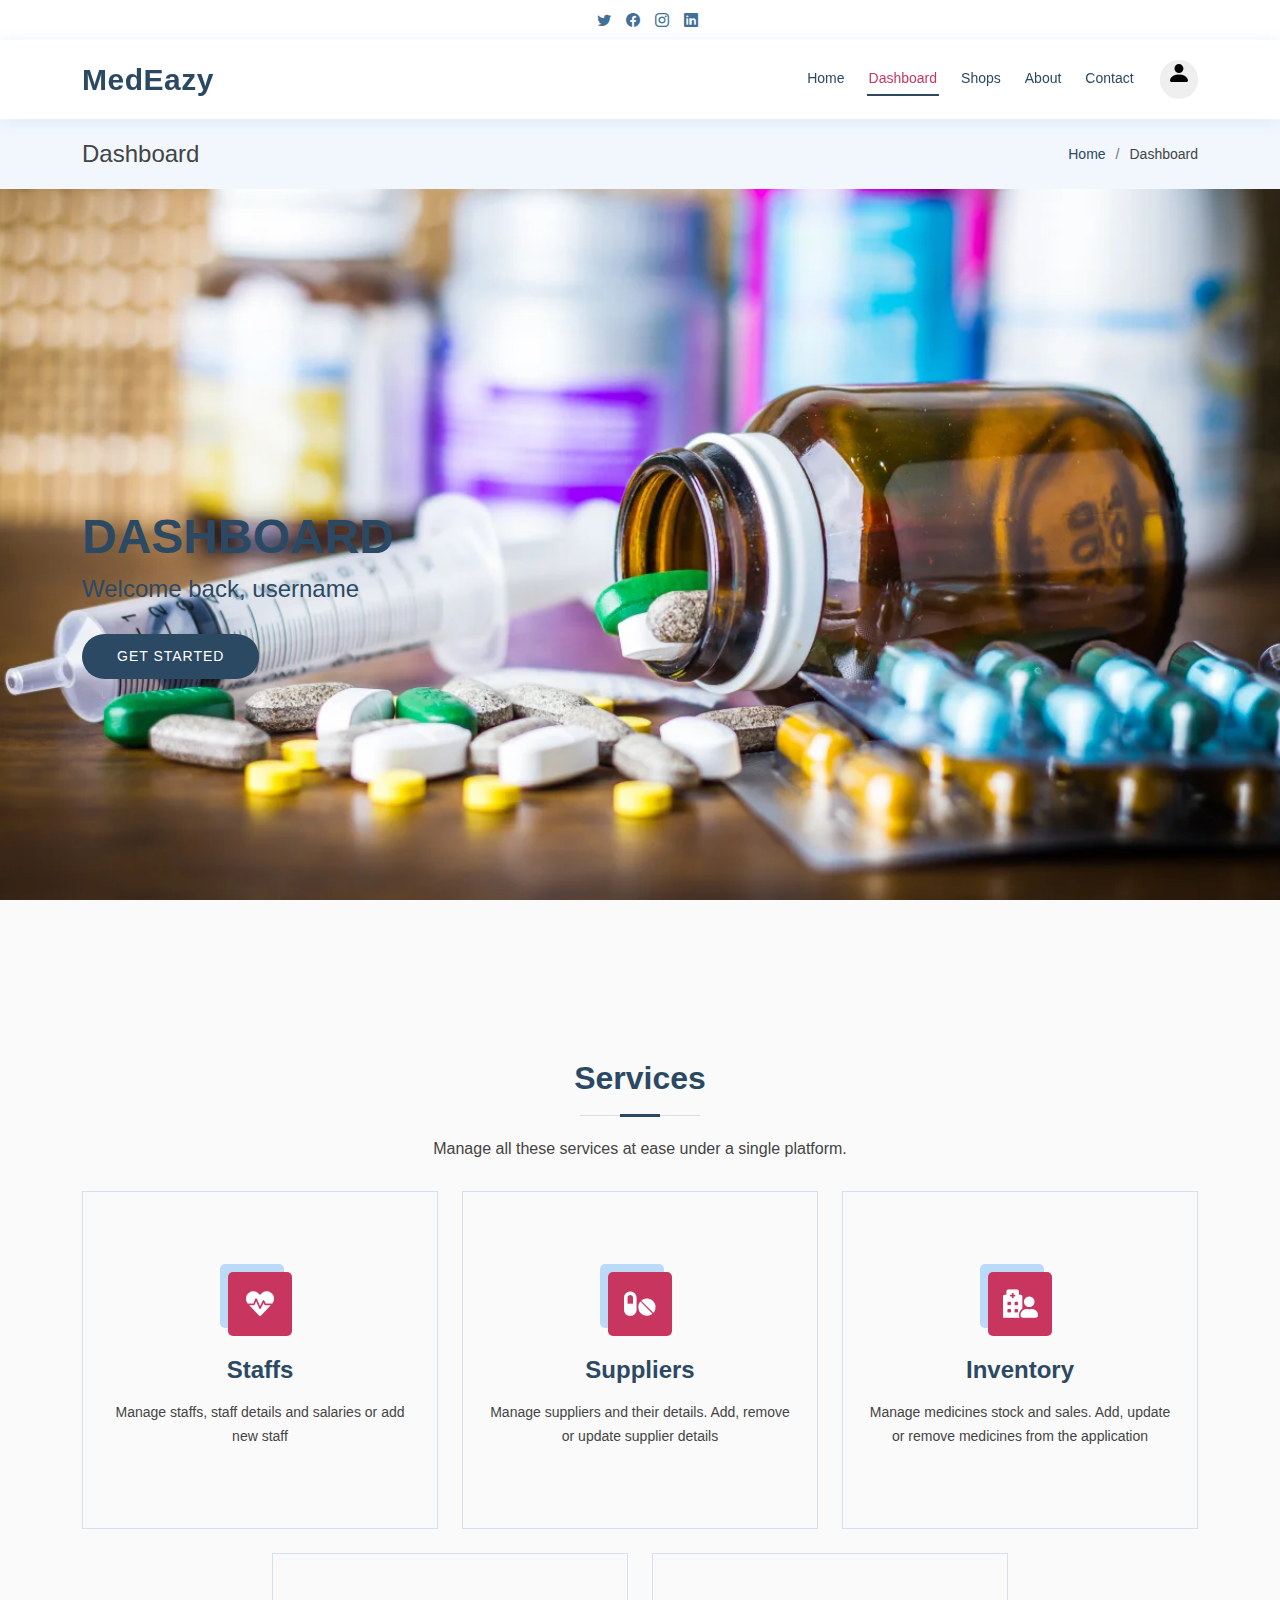
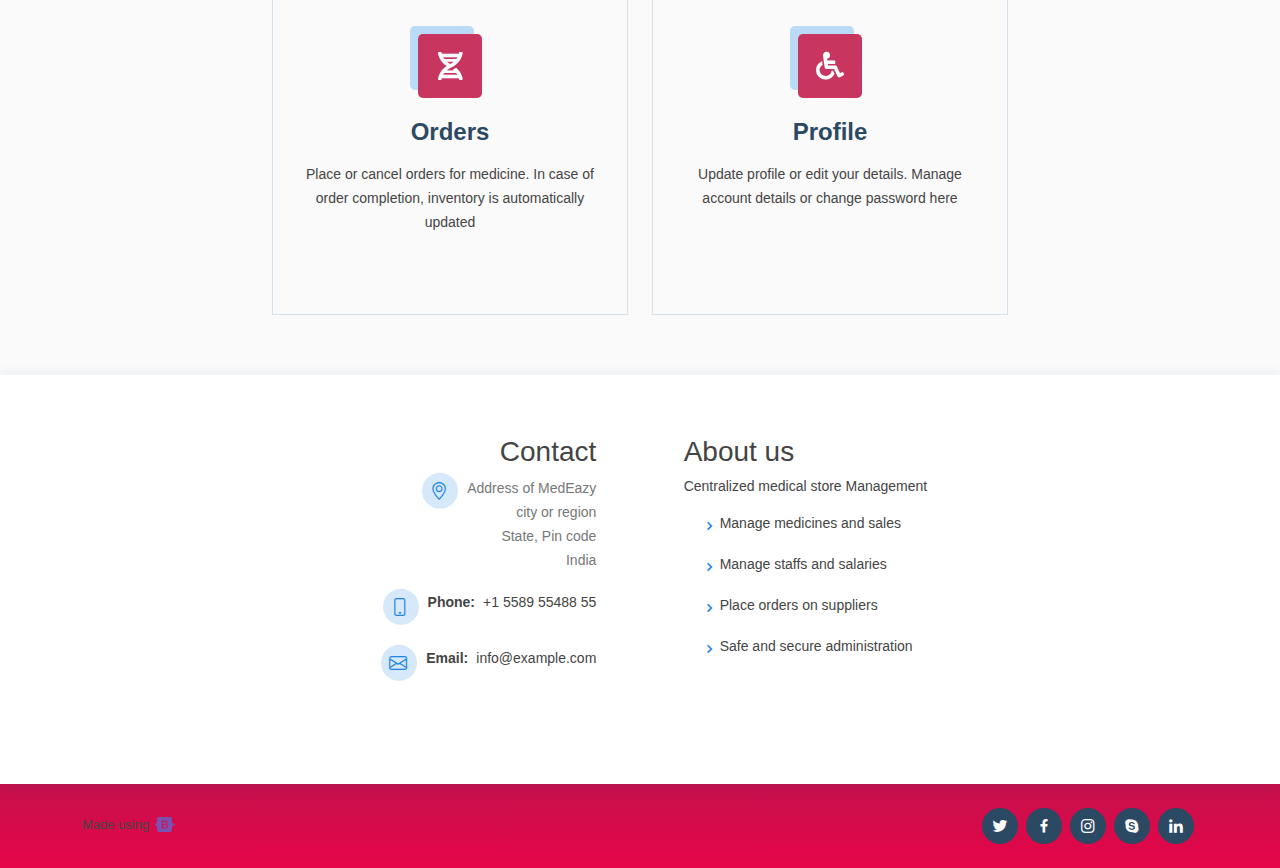
<file: dashboard.html>
<html lang="en"><head>
    <meta charset="utf-8">
    <meta content="width=device-width, initial-scale=1.0" name="viewport">
  
    <meta content="" name="description">
    <meta content="" name="keywords">
  
    <!-- Favicons -->
    <link href="/assets/img/favicon.png" rel="icon">
    <link href="/assets/img/apple-touch-icon.png" rel="apple-touch-icon">
  
    <!-- Google Fonts -->
    <link rel="preconnect" href="https://fonts.googleapis.com">
<link rel="preconnect" href="https://fonts.gstatic.com" crossorigin>
<link href="https://fonts.googleapis.com/css2?family=Courgette&display=swap" rel="stylesheet">
  
    <!-- Vendor CSS Files -->
    <link href="/assets/vendor/fontawesome-free/css/all.min.css" rel="stylesheet">
    <link href="/assets/vendor/animate.css/animate.min.css" rel="stylesheet">
    <link href="/assets/vendor/bootstrap/css/bootstrap.min.css" rel="stylesheet">
    <link href="/assets/vendor/bootstrap-icons/bootstrap-icons.css" rel="stylesheet">
    <link href="/assets/vendor/boxicons/css/boxicons.min.css" rel="stylesheet">
    <link href="/assets/vendor/glightbox/css/glightbox.min.css" rel="stylesheet">
    <link href="/assets/vendor/remixicon/remixicon.css" rel="stylesheet">
    <link href="/assets/vendor/swiper/swiper-bundle.min.css" rel="stylesheet">
  
    <!-- Template Main CSS File -->
    <link href="/assets/css/style.css" rel="stylesheet">
    <link href="/css/style.css" rel="stylesheet">
  
  <title>Dashboard</title>
  </head>
  
  <body>
  
    <!-- ======= Top Bar ======= -->
  <div id="topbar" class="d-flex align-items-center fixed-top">
    <div class="container d-flex social-links justify-content-center align-items-center">
      <a href="#" class="twitter"><i class="bi bi-twitter"></i></a>
      <a href="#" class="facebook"><i class="bi bi-facebook"></i></a>
      <a href="#" class="instagram"><i class="bi bi-instagram"></i></a>
      <a href="#" class="linkedin"><i class="bi bi-linkedin"></i></a>
    </div>
  </div>
  
  <!-- ======= Header ======= -->
  <header id="header" class="fixed-top">
  <div class="container d-flex align-items-center">
  
    <h1 class="logo me-auto"><a href="index.html">MedEazy</a></h1>
  
    <nav id="navbar" class="navbar order-lg-0">
      <ul>
        <li><a class="nav-link" href="/">Home</a></li>
        
          <li><a href="/dashboard" class="active">Dashboard</a></li>
        
        <li><a class="nav-link" href="shops.html">Shops</a></li>
        <li><a class="nav-link scrollto" href="#about">About</a></li>
        <li><a class="nav-link" href="#contact">Contact</a></li>
      </ul>
      <i class="bi bi-list mobile-nav-toggle"></i>
      <div class="dropdown user">
        <button class="user-icon" type="button"><i class="bi bi-person-fill"></i></button>
        <ul>
          
            <h6 class="center">retailername</h6>
            <li><a href="/dashboard" class="active">Dashboard</a></li>
            <li><a href="/profile">My Profile</a></li>
            <li><a href="/auth/logout">Logout</a></li>
          
        </ul>
      </div>
    </nav>
  
  </div>
  </header><!-- End Header -->
  <div id="main">
  
  <!-- ======= Breadcrumbs Section ======= -->
  <section class="breadcrumbs">
    <div class="container">
  
      <div class="d-flex justify-content-between align-items-center">
        <h2>Dashboard</h2>
        <ol>
          <li><a href="/">Home</a></li>
          <li>Dashboard</li>
        </ol>
      </div>
  
    </div>
  </section><!-- End Breadcrumbs Section -->
  
  <!-- ======= Hero Section ======= -->
  <section id="hero" class="d-flex align-items-center">
    <div class="container">
      <h1 class="text-start">Dashboard</h1>
      <h2 class="text-start">Welcome back, username</h2>
      <a href="#about" class="btn-get-started scrollto">Get Started</a>
    </div>
  </section><!-- End Hero -->
  
  <main>
  
    <!-- ======= Services Section ======= -->
    <section id="services" class="services">
      <div class="container">
  
        <div class="section-title">
          <h2>Services</h2>
          <p>Manage all these services at ease under a single platform.</p>
        </div>
  
        <div class="row">
          <div class="col-lg-4 col-md-6 d-flex align-items-stretch">
            <div class="icon-box">
              <div class="icon"><i class="fas fa-heartbeat"></i></div>
              <h4><a href="staff.html">Staffs</a></h4>
              <p>Manage staffs, staff details and salaries or add new staff</p>
            </div>
          </div>
  
          <div class="col-lg-4 col-md-6 d-flex align-items-stretch mt-4 mt-md-0">
            <div class="icon-box">
              <div class="icon"><i class="fas fa-pills"></i></div>
              <h4><a href="suppliers.html">Suppliers</a></h4>
              <p>Manage suppliers and their details. Add, remove or update supplier details</p>
            </div>
          </div>
  
          <div class="col-lg-4 col-md-6 d-flex align-items-stretch mt-4 mt-lg-0">
            <div class="icon-box">
              <div class="icon"><i class="fas fa-hospital-user"></i></div>
              <h4><a href="inventory.html">Inventory</a></h4>
              <p>Manage medicines stock and sales. Add, update or remove medicines from the application</p>
            </div>
          </div>
  
          <div class="col-lg-4 col-md-6 d-flex align-items-stretch mt-4">
            <div class="icon-box">
              <div class="icon"><i class="fas fa-dna"></i></div>
              <h4><a href="orders.html">Orders</a></h4>
              <p>Place or cancel orders for medicine. In case of order completion, inventory is automatically updated</p>
            </div>
          </div>
  
          <div class="col-lg-4 col-md-6 d-flex align-items-stretch mt-4">
            <div class="icon-box">
              <div class="icon"><i class="fas fa-wheelchair"></i></div>
              <h4><a href="profile.html">Profile</a></h4>
              <p>Update profile or edit your details. Manage account details or change password here</p>
            </div>
          </div>
        </div>
  
      </div>
    </section><!-- End Services Section -->
  </main>
    
  
  </div><!-- End #main -->
  
  <!-- ======= Footer ======= -->
  <footer id="footer">
  
    <div class="footer-top">
      <div class="container">
        <div class="row justify-content-evenly">
  
          <div class="col-sm-5 footer-contact" id="contact">
            <h3>Contact</h3>
            <ul>
              <li><i class="bi bi-geo-alt"></i><p>
                Address of MedEazy<br>
                city or region<br>
                State, Pin code<br>
                India
              </p></li>
              <li><i class="bi bi-phone"></i><strong>Phone:</strong>+1 5589 55488 55</li>
              <li><i class="bi bi-envelope"></i><strong>Email:</strong>info@example.com</li>
            </ul>
          </div>
  
          <div class="col-sm-5" id="about">
            <h3>About us</h3>
            <p>Centralized medical store Management</p>
            <ul>
              <li><i class="bx bx-chevron-right"></i>Manage medicines and sales</li>
              <li><i class="bx bx-chevron-right"></i>Manage staffs and salaries</li>
              <li><i class="bx bx-chevron-right"></i>Place orders on suppliers</li>
              <li><i class="bx bx-chevron-right"></i>Safe and secure administration</li>
            </ul>
          </div>
  
        </div>
      </div>
    </div>
  
    <div class="container d-md-flex py-4">
  
      <div class="me-md-auto text-center text-md-start">
        <div class="credits">
          Made using <a href="https://getbootstrap.com/"></a>
        </div>
      </div>
      <div class="social-links text-center text-md-right pt-3 pt-md-0">
        <a href="#" class="twitter"><i class="bx bxl-twitter"></i></a>
        <a href="#" class="facebook"><i class="bx bxl-facebook"></i></a>
        <a href="#" class="instagram"><i class="bx bxl-instagram"></i></a>
        <a href="#" class="google-plus"><i class="bx bxl-skype"></i></a>
        <a href="#" class="linkedin"><i class="bx bxl-linkedin"></i></a>
      </div>
    </div>
  </footer><!-- End Footer -->
  
  <a href="#" class="back-to-top d-flex align-items-center justify-content-center"><i class="bi bi-arrow-up-short"></i></a>
  
  <!-- Vendor JS Files -->
  <script src="/assets/vendor/purecounter/purecounter.js"></script>
  <script src="/assets/vendor/bootstrap/js/bootstrap.bundle.min.js"></script>
  <script src="/assets/vendor/glightbox/js/glightbox.min.js"></script>
  <script src="/assets/vendor/swiper/swiper-bundle.min.js"></script>
  <!-- <script src="/assets/vendor/php-email-form/validate.js"></script> -->
  
  <!-- Template Main JS File -->
  <script src="/assets/js/main.js"></script>
  <script src="/js/script.js"></script>
  
  
  
  
  
  </body></html>
</file>
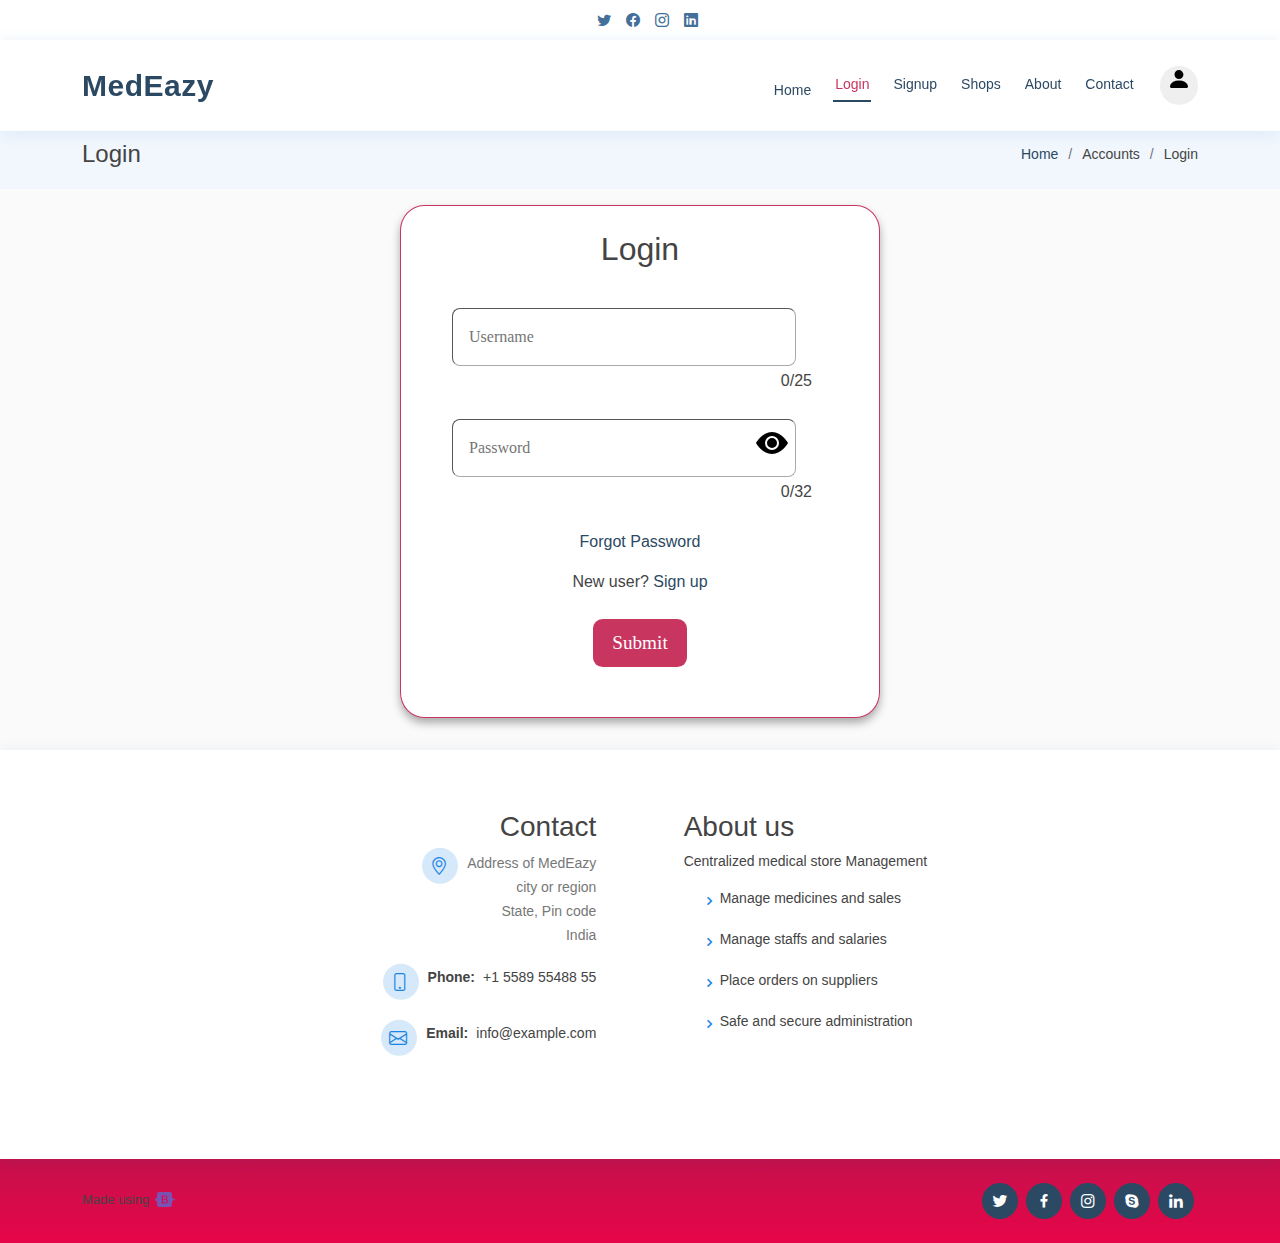
<file: login.html>
<html lang="en"><head>
    <meta charset="utf-8">
    <meta content="width=device-width, initial-scale=1.0" name="viewport">
  
    <meta content="" name="description">
    <meta content="" name="keywords">
  
    <!-- Favicons -->
    <link href="/assets/img/favicon.png" rel="icon">
    <link href="/assets/img/apple-touch-icon.png" rel="apple-touch-icon">

    <!-- Google Fonts -->
    <link rel="preconnect" href="https://fonts.googleapis.com">
    <link rel="preconnect" href="https://fonts.gstatic.com" crossorigin>
    <link href="https://fonts.googleapis.com/css2?family=Courgette&display=swap" rel="stylesheet">
  
    <!-- Vendor CSS Files -->
    <link href="/assets/vendor/fontawesome-free/css/all.min.css" rel="stylesheet">
    <link href="/assets/vendor/animate.css/animate.min.css" rel="stylesheet">
    <link href="/assets/vendor/bootstrap/css/bootstrap.min.css" rel="stylesheet">
    <link href="/assets/vendor/bootstrap-icons/bootstrap-icons.css" rel="stylesheet">
    <link href="/assets/vendor/boxicons/css/boxicons.min.css" rel="stylesheet">
    <link href="/assets/vendor/glightbox/css/glightbox.min.css" rel="stylesheet">
    <link href="/assets/vendor/remixicon/remixicon.css" rel="stylesheet">
    <link href="/assets/vendor/swiper/swiper-bundle.min.css" rel="stylesheet">
  
    <!-- Template Main CSS File -->
    <link href="/assets/css/style.css" rel="stylesheet">
    <link href="/css/style.css" rel="stylesheet">
  
  <title>Login</title>
  <link rel="stylesheet" href="/css/forms.css">
  <script src="/js/forms.js" defer=""></script>
  <script src="/js/login.js" defer=""></script>
  <script src="/js/validators/util.js" defer=""></script>
  </head>
  
  <body>
  
    <!-- ======= Top Bar ======= -->
  <div id="topbar" class="d-flex align-items-center fixed-top">
    <div class="container d-flex social-links justify-content-center align-items-center">
      <a href="#" class="twitter"><i class="bi bi-twitter"></i></a>
      <a href="#" class="facebook"><i class="bi bi-facebook"></i></a>
      <a href="#" class="instagram"><i class="bi bi-instagram"></i></a>
      <a href="#" class="linkedin"><i class="bi bi-linkedin"></i></a>
    </div>
  </div>
  
  <!-- ======= Header ======= -->
  <header id="header" class="fixed-top">
  <div class="container d-flex align-items-center">
  
    <h1 class="logo me-auto"><a href="index.html">MedEazy</h1>
  
    <nav id="navbar" class="navbar order-lg-0">
      <ul>
        <li><a class="nav-link" href="/">Home</a></li>
        
          <li><a href="" class="active">Login</a></li>
          <li><a href="signup.html">Signup</a></li>
        
        <li><a class="nav-link" href="shops.html">Shops</a></li>
        <li><a class="nav-link scrollto" href="#about">About</a></li>
        <li><a class="nav-link" href="#contact">Contact</a></li>
      </ul>
      <i class="bi bi-list mobile-nav-toggle"></i>
      <div class="dropdown user">
        <button class="user-icon" type="button"><i class="bi bi-person-fill"></i></button>
        <ul>
          
       
            <li><a href="signup.html">Sign up</a></li>
          
        </ul>
      </div>
    </nav>
  
  </div>
  </header><!-- End Header -->
  <div id="main">
  
  <!-- ======= Breadcrumbs Section ======= -->
  <section class="breadcrumbs">
    <div class="container">
  
      <div class="d-flex justify-content-between align-items-center">
        <h2>Login</h2>
        <ol>
          <li><a href="/">Home</a></li>
          <li>Accounts</li>
          <li>Login</li>
        </ol>
      </div>
  
    </div>
  </section><!-- End Breadcrumbs Section -->
  <main>
    <div class="form-container">
      
      <form id="login" action="/auth/login?" method="post">
        <div>
          <h2 class="center">Login</h2>
        </div>
        <div class="alerts-container">
    
      
    
    
      
    
  </div>
  
        <div>
          <div class="field">
            <label>
              <input type="text" name="username" placeholder="Username" maxlength="25">
              <span>Username:</span>
            </label>
            <p><span class="error"></span><span class="counter">6/25</span></p>
            <p><span class="hint"></span></p>
          </div>
        </div>
        <div>
          <div class="field">
            <label>
              <i class="eye suffix password"></i>
              <input type="password" name="password" placeholder="Password" maxlength="32" value="">
              <span>Password:</span>
            </label>
            <p><span class="error"></span><span class="counter">15/32</span></p>
            <p><span class="hint"></span></p>
          </div>
        </div>
        <div>
          <div class="center"><a class="toggleForm scrollto" href="#forgot">Forgot Password</a></div>
        </div>
        <div>
          <div class="center">New user? <a href="/auth/register">Sign up</a></div>
        </div>
        <div>
          <div class="field">
            <button class="button">Submit</button>
          </div>
        </div>
      </form>
      <form id="forgot" class="hidden" action="/auth/forgot" method="get">
        <div>
          <h2 class="center">Forgot Password</h2>
        </div>
        <div class="alerts-container">
    
      
    
    
      
    
  </div>
  
        <div>
          <div class="field">
            <label>
              <input type="text" name="username" placeholder="Username" maxlength="25">
              <span>Username:</span>
            </label>
            <p><span class="error"></span><span class="counter">6/25</span></p>
            <p><span class="hint"></span></p>
          </div>
        </div>
        <div>
          <div class="center"><a class="toggleForm scrollto" href="#login">Login</a></div>
        </div>
        <div>
          <div class="field">
            <button class="button">Submit</button>
          </div>
        </div>
      </form>
    </div>
  </main>
    
  
  </div><!-- End #main -->
  
  <!-- ======= Footer ======= -->
  <footer id="footer">
  
    <div class="footer-top">
      <div class="container">
        <div class="row justify-content-evenly">
  
          <div class="col-sm-5 footer-contact" id="contact">
            <h3>Contact</h3>
            <ul>
              <li><i class="bi bi-geo-alt"></i><p>
                Address of MedEazy<br>
                city or region<br>
                State, Pin code<br>
                India
              </p></li>
              <li><i class="bi bi-phone"></i><strong>Phone:</strong>+1 5589 55488 55</li>
              <li><i class="bi bi-envelope"></i><strong>Email:</strong>info@example.com</li>
            </ul>
          </div>
  
          <div class="col-sm-5" id="about">
            <h3>About us</h3>
            <p>Centralized medical store Management</p>
            <ul>
              <li><i class="bx bx-chevron-right"></i>Manage medicines and sales</li>
              <li><i class="bx bx-chevron-right"></i>Manage staffs and salaries</li>
              <li><i class="bx bx-chevron-right"></i>Place orders on suppliers</li>
              <li><i class="bx bx-chevron-right"></i>Safe and secure administration</li>
            </ul>
          </div>
  
        </div>
      </div>
    </div>
  
    <div class="container d-md-flex py-4">
  
      <div class="me-md-auto text-center text-md-start">
        <div class="credits">
          Made using <a href="https://getbootstrap.com/"></a>
        </div>
      </div>
      <div class="social-links text-center text-md-right pt-3 pt-md-0">
        <a href="#" class="twitter"><i class="bx bxl-twitter"></i></a>
        <a href="#" class="facebook"><i class="bx bxl-facebook"></i></a>
        <a href="#" class="instagram"><i class="bx bxl-instagram"></i></a>
        <a href="#" class="google-plus"><i class="bx bxl-skype"></i></a>
        <a href="#" class="linkedin"><i class="bx bxl-linkedin"></i></a>
      </div>
    </div>
  </footer><!-- End Footer -->
  
  <a href="#" class="back-to-top d-flex align-items-center justify-content-center"><i class="bi bi-arrow-up-short"></i></a>
  
  <!-- Vendor JS Files -->
  <script src="/assets/vendor/purecounter/purecounter.js"></script>
  <script src="/assets/vendor/bootstrap/js/bootstrap.bundle.min.js"></script>
  <script src="/assets/vendor/glightbox/js/glightbox.min.js"></script>
  <script src="/assets/vendor/swiper/swiper-bundle.min.js"></script>
  <!-- <script src="/assets/vendor/php-email-form/validate.js"></script> -->
  
  <!-- Template Main JS File -->
  <script src="/assets/js/main.js"></script>
  <script src="/js/script.js"></script>
  
  
  
  
  
  </body></html>
</file>
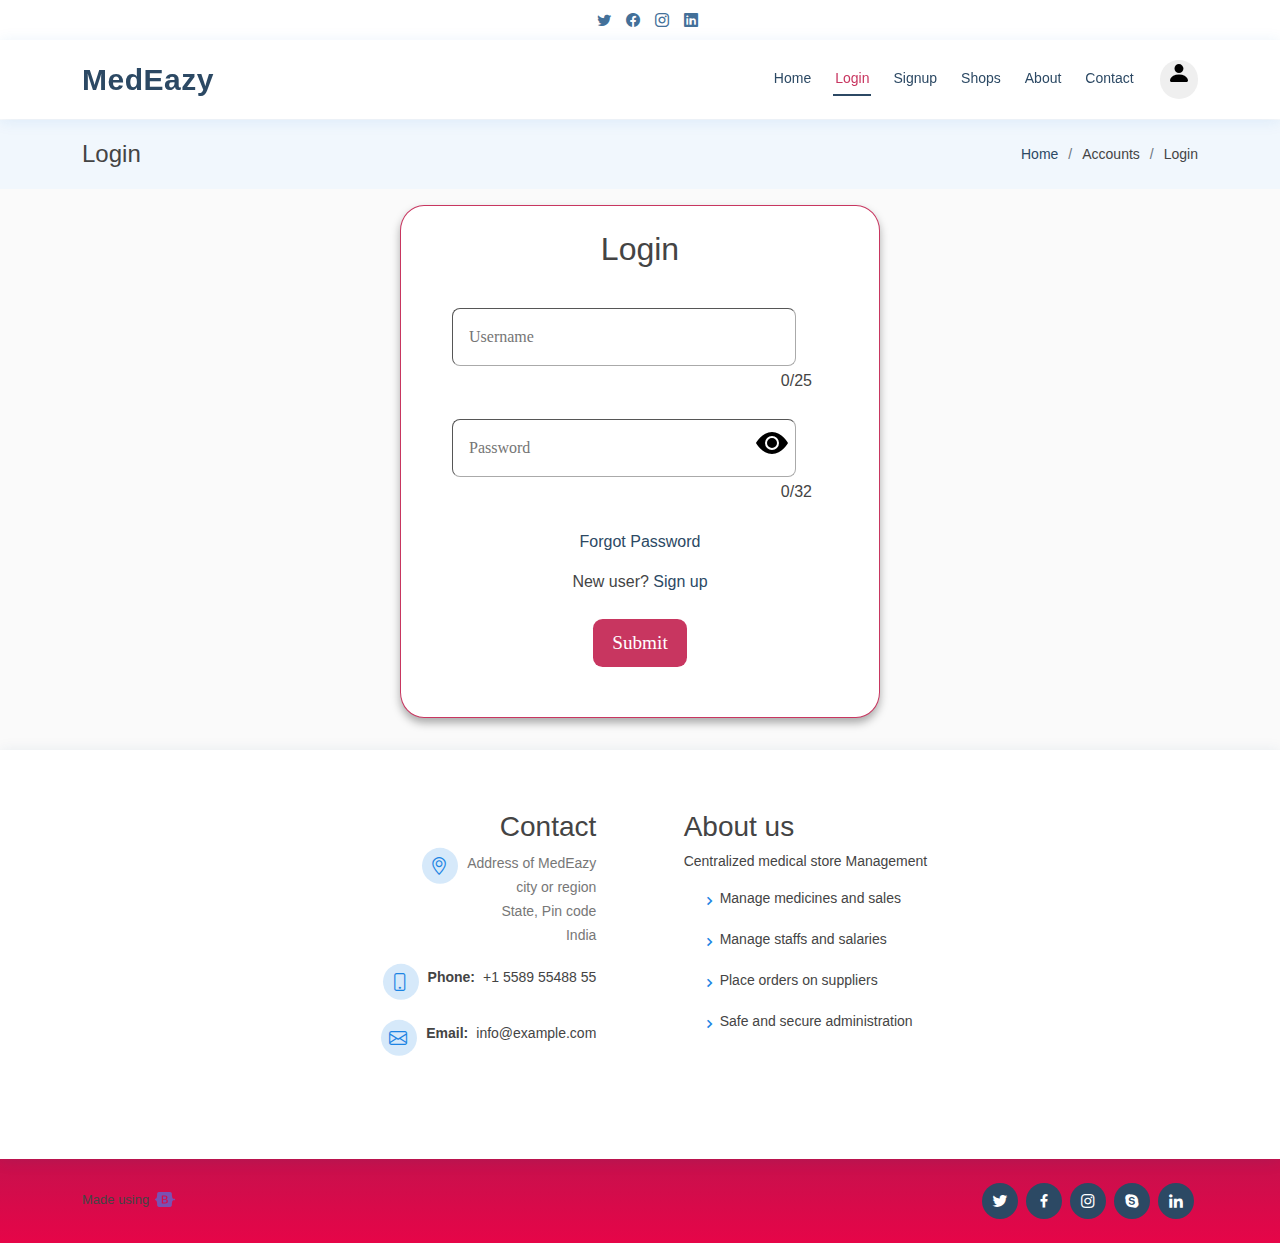
<file: shops.html>
<html lang="en"><head>
    <meta charset="utf-8">
    <meta content="width=device-width, initial-scale=1.0" name="viewport">
  
    <meta content="" name="description">
    <meta content="" name="keywords">
  
    <!-- Favicons -->
    <link href="/assets/img/favicon.png" rel="icon">
    <link href="/assets/img/apple-touch-icon.png" rel="apple-touch-icon">

    <!-- Google Fonts -->
    <link rel="preconnect" href="https://fonts.googleapis.com">
    <link rel="preconnect" href="https://fonts.gstatic.com" crossorigin>
    <link href="https://fonts.googleapis.com/css2?family=Courgette&display=swap" rel="stylesheet">
  
    <!-- Vendor CSS Files -->
    <link href="/assets/vendor/fontawesome-free/css/all.min.css" rel="stylesheet">
    <link href="/assets/vendor/animate.css/animate.min.css" rel="stylesheet">
    <link href="/assets/vendor/bootstrap/css/bootstrap.min.css" rel="stylesheet">
    <link href="/assets/vendor/bootstrap-icons/bootstrap-icons.css" rel="stylesheet">
    <link href="/assets/vendor/boxicons/css/boxicons.min.css" rel="stylesheet">
    <link href="/assets/vendor/glightbox/css/glightbox.min.css" rel="stylesheet">
    <link href="/assets/vendor/remixicon/remixicon.css" rel="stylesheet">
    <link href="/assets/vendor/swiper/swiper-bundle.min.css" rel="stylesheet">
  
    <!-- Template Main CSS File -->
    <link href="/assets/css/style.css" rel="stylesheet">
    <link href="/css/style.css" rel="stylesheet">
  
  <title>Login</title>
  <link rel="stylesheet" href="/css/forms.css">
  <script src="/js/forms.js" defer=""></script>
  <script src="/js/login.js" defer=""></script>
  <script src="/js/validators/util.js" defer=""></script>
  </head>
  
  <body>
  
    <!-- ======= Top Bar ======= -->
  <div id="topbar" class="d-flex align-items-center fixed-top">
    <div class="container d-flex social-links justify-content-center align-items-center">
      <a href="#" class="twitter"><i class="bi bi-twitter"></i></a>
      <a href="#" class="facebook"><i class="bi bi-facebook"></i></a>
      <a href="#" class="instagram"><i class="bi bi-instagram"></i></a>
      <a href="#" class="linkedin"><i class="bi bi-linkedin"></i></a>
    </div>
  </div>
  
  <!-- ======= Header ======= -->
  <header id="header" class="fixed-top">
  <div class="container d-flex align-items-center">
  
    <h1 class="logo me-auto"><a href="index.html">MedEazy</a></h1>
  
    <nav id="navbar" class="navbar order-lg-0">
      <ul>
        <li><a class="nav-link" href="/">Home</a></li>
        
          <li><a href="" class="active">Login</a></li>
          <li><a href="signup.html">Signup</a></li>
        
        <li><a class="nav-link" href="shops.html">Shops</a></li>
        <li><a class="nav-link scrollto" href="#about">About</a></li>
        <li><a class="nav-link" href="#contact">Contact</a></li>
      </ul>
      <i class="bi bi-list mobile-nav-toggle"></i>
      <div class="dropdown user">
        <button class="user-icon" type="button"><i class="bi bi-person-fill"></i></button>
        <ul>
          
       
            <li><a href="signup.html">Sign up</a></li>
          
        </ul>
      </div>
    </nav>
  
  </div>
  </header><!-- End Header -->
  <div id="main">
  
  <!-- ======= Breadcrumbs Section ======= -->
  <section class="breadcrumbs">
    <div class="container">
  
      <div class="d-flex justify-content-between align-items-center">
        <h2>Login</h2>
        <ol>
          <li><a href="/">Home</a></li>
          <li>Accounts</li>
          <li>Login</li>
        </ol>
      </div>
  
    </div>
  </section><!-- End Breadcrumbs Section -->
  <main>
    <div class="form-container">
      
      <form id="login" action="/auth/login?" method="post">
        <div>
          <h2 class="center">Login</h2>
        </div>
        <div class="alerts-container">
    
      
    
    
      
    
  </div>
  
        <div>
          <div class="field">
            <label>
              <input type="text" name="username" placeholder="Username" maxlength="25">
              <span>Username:</span>
            </label>
            <p><span class="error"></span><span class="counter">6/25</span></p>
            <p><span class="hint"></span></p>
          </div>
        </div>
        <div>
          <div class="field">
            <label>
              <i class="eye suffix password"></i>
              <input type="password" name="password" placeholder="Password" maxlength="32" value="">
              <span>Password:</span>
            </label>
            <p><span class="error"></span><span class="counter">15/32</span></p>
            <p><span class="hint"></span></p>
          </div>
        </div>
        <div>
          <div class="center"><a class="toggleForm scrollto" href="#forgot">Forgot Password</a></div>
        </div>
        <div>
          <div class="center">New user? <a href="/auth/register">Sign up</a></div>
        </div>
        <div>
          <div class="field">
            <button class="button">Submit</button>
          </div>
        </div>
      </form>
      <form id="forgot" class="hidden" action="/auth/forgot" method="get">
        <div>
          <h2 class="center">Forgot Password</h2>
        </div>
        <div class="alerts-container">
    
      
    
    
      
    
  </div>
  
        <div>
          <div class="field">
            <label>
              <input type="text" name="username" placeholder="Username" maxlength="25">
              <span>Username:</span>
            </label>
            <p><span class="error"></span><span class="counter">6/25</span></p>
            <p><span class="hint"></span></p>
          </div>
        </div>
        <div>
          <div class="center"><a class="toggleForm scrollto" href="#login">Login</a></div>
        </div>
        <div>
          <div class="field">
            <button class="button">Submit</button>
          </div>
        </div>
      </form>
    </div>
  </main>
    
  
  </div><!-- End #main -->
  
  <!-- ======= Footer ======= -->
  <footer id="footer">
  
    <div class="footer-top">
      <div class="container">
        <div class="row justify-content-evenly">
  
          <div class="col-sm-5 footer-contact" id="contact">
            <h3>Contact</h3>
            <ul>
              <li><i class="bi bi-geo-alt"></i><p>
                Address of MedEazy<br>
                city or region<br>
                State, Pin code<br>
                India
              </p></li>
              <li><i class="bi bi-phone"></i><strong>Phone:</strong>+1 5589 55488 55</li>
              <li><i class="bi bi-envelope"></i><strong>Email:</strong>info@example.com</li>
            </ul>
          </div>
  
          <div class="col-sm-5" id="about">
            <h3>About us</h3>
            <p>Centralized medical store Management</p>
            <ul>
              <li><i class="bx bx-chevron-right"></i>Manage medicines and sales</li>
              <li><i class="bx bx-chevron-right"></i>Manage staffs and salaries</li>
              <li><i class="bx bx-chevron-right"></i>Place orders on suppliers</li>
              <li><i class="bx bx-chevron-right"></i>Safe and secure administration</li>
            </ul>
          </div>
  
        </div>
      </div>
    </div>
  
    <div class="container d-md-flex py-4">
  
      <div class="me-md-auto text-center text-md-start">
        <div class="credits">
          Made using <a href="https://getbootstrap.com/"></a>
        </div>
      </div>
      <div class="social-links text-center text-md-right pt-3 pt-md-0">
        <a href="#" class="twitter"><i class="bx bxl-twitter"></i></a>
        <a href="#" class="facebook"><i class="bx bxl-facebook"></i></a>
        <a href="#" class="instagram"><i class="bx bxl-instagram"></i></a>
        <a href="#" class="google-plus"><i class="bx bxl-skype"></i></a>
        <a href="#" class="linkedin"><i class="bx bxl-linkedin"></i></a>
      </div>
    </div>
  </footer><!-- End Footer -->
  
  <a href="#" class="back-to-top d-flex align-items-center justify-content-center"><i class="bi bi-arrow-up-short"></i></a>
  
  <!-- Vendor JS Files -->
  <script src="/assets/vendor/purecounter/purecounter.js"></script>
  <script src="/assets/vendor/bootstrap/js/bootstrap.bundle.min.js"></script>
  <script src="/assets/vendor/glightbox/js/glightbox.min.js"></script>
  <script src="/assets/vendor/swiper/swiper-bundle.min.js"></script>
  <!-- <script src="/assets/vendor/php-email-form/validate.js"></script> -->
  
  <!-- Template Main JS File -->
  <script src="/assets/js/main.js"></script>
  <script src="/js/script.js"></script>
  
  
  
  
  
  </body></html>
</file>
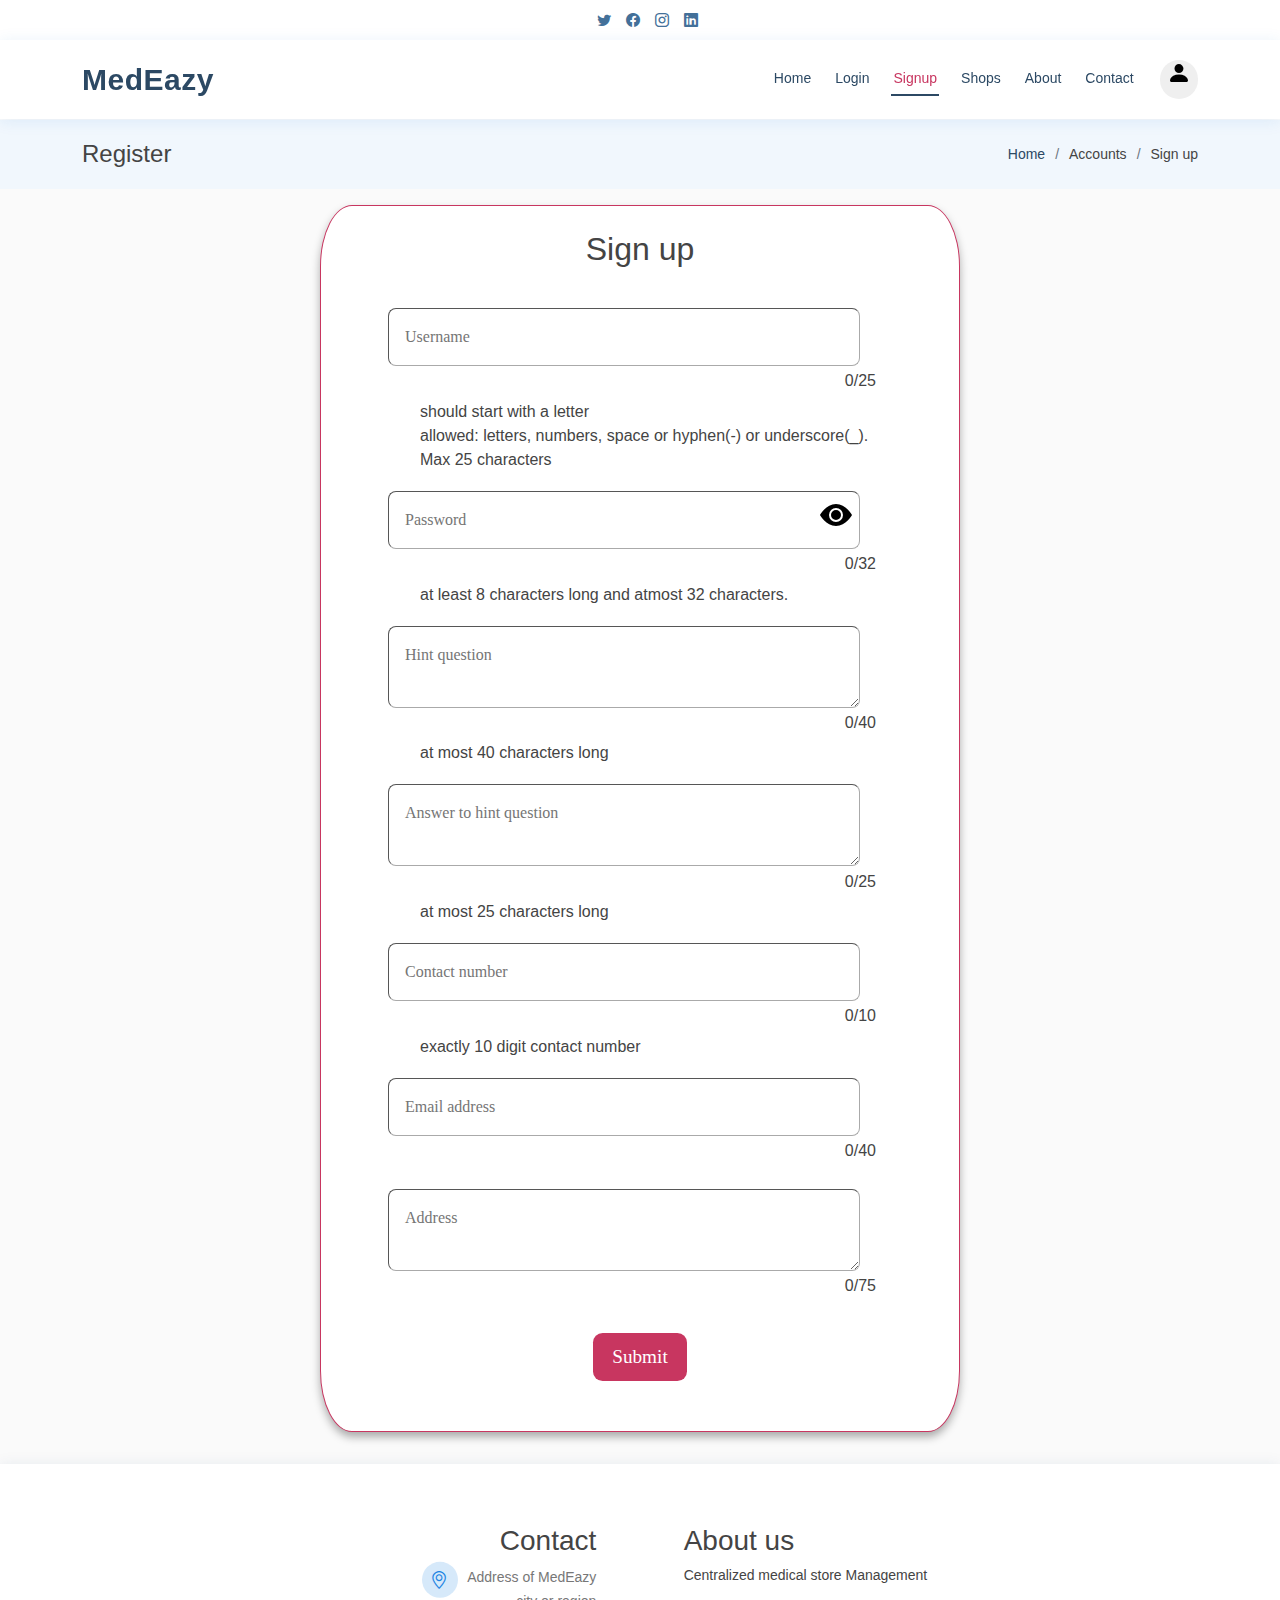
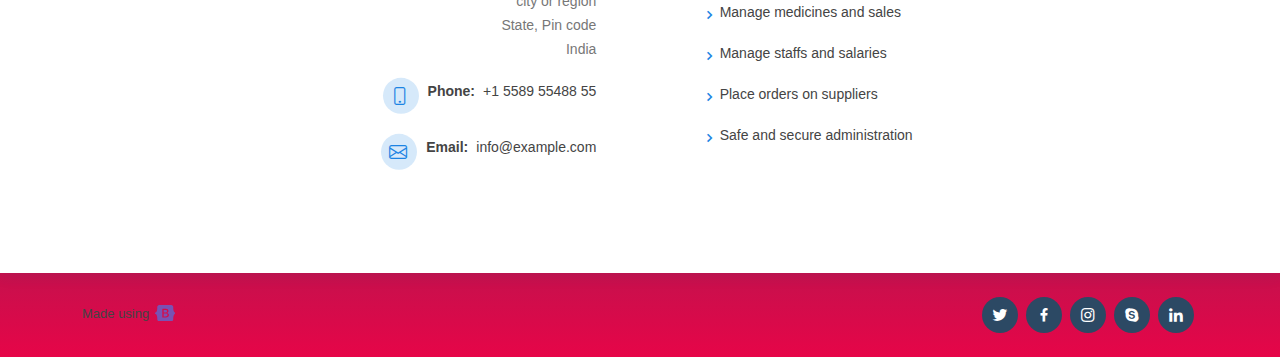
<file: signup.html>
<html lang="en"><head>
    <meta charset="utf-8">
    <meta content="width=device-width, initial-scale=1.0" name="viewport">
  
    <meta content="" name="description">
    <meta content="" name="keywords">
  
    <!-- Favicons -->
    <link href="/assets/img/favicon.png" rel="icon">
    <link href="/assets/img/apple-touch-icon.png" rel="apple-touch-icon">
  
    <!-- Google Fonts -->
    <link rel="preconnect" href="https://fonts.googleapis.com">
<link rel="preconnect" href="https://fonts.gstatic.com" crossorigin>
<link href="https://fonts.googleapis.com/css2?family=Courgette&display=swap" rel="stylesheet">
  
    <!-- Vendor CSS Files -->
    <link href="/assets/vendor/fontawesome-free/css/all.min.css" rel="stylesheet">
    <link href="/assets/vendor/animate.css/animate.min.css" rel="stylesheet">
    <link href="/assets/vendor/bootstrap/css/bootstrap.min.css" rel="stylesheet">
    <link href="/assets/vendor/bootstrap-icons/bootstrap-icons.css" rel="stylesheet">
    <link href="/assets/vendor/boxicons/css/boxicons.min.css" rel="stylesheet">
    <link href="/assets/vendor/glightbox/css/glightbox.min.css" rel="stylesheet">
    <link href="/assets/vendor/remixicon/remixicon.css" rel="stylesheet">
    <link href="/assets/vendor/swiper/swiper-bundle.min.css" rel="stylesheet">
  
    <!-- Template Main CSS File -->
    <link href="/assets/css/style.css" rel="stylesheet">
    <link href="/css/style.css" rel="stylesheet">
  
    <title>Sign up</title>
    <link rel="stylesheet" href="/css/forms.css">
    <script src="/js/forms.js" defer=""></script>
    <script src="/js/login.js" defer=""></script>
    <script src="/js/validators/util.js" defer=""></script>
  </head>
  
  <body>
  
    <!-- ======= Top Bar ======= -->
  <div id="topbar" class="d-flex align-items-center fixed-top">
    <div class="container d-flex social-links justify-content-center align-items-center">
      <a href="#" class="twitter"><i class="bi bi-twitter"></i></a>
      <a href="#" class="facebook"><i class="bi bi-facebook"></i></a>
      <a href="#" class="instagram"><i class="bi bi-instagram"></i></a>
      <a href="#" class="linkedin"><i class="bi bi-linkedin"></i></a>
    </div>
  </div>
  
  <!-- ======= Header ======= -->
  <header id="header" class="fixed-top">
  <div class="container d-flex align-items-center">
  
    <h1 class="logo me-auto"><a href="index.html">MedEazy</a></h1>
  
    <nav id="navbar" class="navbar order-lg-0">
      <ul>
        <li><a class="nav-link" href="/">Home</a></li>
        
          <li><a href="login.html">Login</a></li>
          <li><a href="signup.html" class="active">Signup</a></li>
        
        <li><a class="nav-link" href="shops.html">Shops</a></li>
        <li><a class="nav-link scrollto" href="#about">About</a></li>
        <li><a class="nav-link" href="#contact">Contact</a></li>
      </ul>
      <i class="bi bi-list mobile-nav-toggle"></i>
      <div class="dropdown user">
        <button class="user-icon" type="button"><i class="bi bi-person-fill"></i></button>
        <ul>
          
            <li><a href="login.html">Login</a></li>
          
        </ul>
      </div>
    </nav>
  
  </div>
  </header><!-- End Header -->
  <div id="main">
  
  <!-- ======= Breadcrumbs Section ======= -->
  <section class="breadcrumbs">
    <div class="container">
  
      <div class="d-flex justify-content-between align-items-center">
        <h2>Register</h2>
        <ol>
          <li><a href="/">Home</a></li>
          <li>Accounts</li>
          <li>Sign up</li>
        </ol>
      </div>
  
    </div>
  </section><!-- End Breadcrumbs Section -->
  <main>
    <div class="form-container">
      <form action="/auth/register" method="post" class="big">
        <div>
          <h2 class="center">Sign up</h2>
        </div>
        <div class="alerts-container">
    
      
    
    
  </div>
  
        <div>
          <div class="field">
            <label>
              <input type="text" name="name" placeholder="Username" maxlength="25">
              <span>Username:</span>
            </label>
            <p><span class="error"></span><span class="counter">6/25</span></p>
            <p><span class="hint">should start with a letter <br>allowed: letters, numbers, space or hyphen(-) or underscore(_). Max 25 characters</span></p>
          </div>
        </div>
        <div>
          <div class="field">
            <label>
              <input type="password" name="password" placeholder="Password" maxlength="32" value="">
              <span>Password:</span>
              <i class="eye suffix password"></i>
            </label>
            <p><span class="error"></span><span class="counter">15/32</span></p>
            <p><span class="hint">at least 8 characters long and atmost 32 characters.</span></p>
          </div>
        </div>
        <div>
          <div class="field">
            <label>
              <textarea name="hintq" placeholder="Hint question" maxlength="40"></textarea>
              <span>Hint question:</span>
            </label>
            <p><span class="error"></span> <span class="counter">0/40</span> </p>
            <p><span class="hint">at most 40 characters long</span></p>
          </div>
        </div>
        <div>
          <div class="field">
            <label>
              <textarea name="answer" placeholder="Answer to hint question" maxlength="25"></textarea>
              <span>Answer:</span>
            </label>
            <p><span class="error"></span> <span class="counter">0/25</span> </p>
            <p><span class="hint">at most 25 characters long</span></p>
          </div>
        </div>
        <div>
          <div class="field">
            <label>
              <input type="text" name="contact" placeholder="Contact number" maxlength="10">
              <span>Contact:</span>
            </label>
            <p><span class="error"></span> <span class="counter">0/10</span></p>
            <p><span class="hint">exactly 10 digit contact number</span></p>
          </div>
        </div>
        <div>
          <div class="field">
            <label>
              <input type="email" name="email" placeholder="Email address" maxlength="40">
              <span>Email:</span>
            </label>
            <p><span class="error"></span> <span class="counter">0/40</span></p>
            <p><span class="hint"></span></p>
          </div>
        </div>
        <div>
          <div class="field">
            <label>
              <textarea name="address" placeholder="Address" maxlength="75"></textarea>
              <span>Address:</span>
            </label>
            <p><span class="error"></span> <span class="counter">0/75</span></p>
            <p><span class="hint"></span></p>
          </div>
        </div>
        <div>
          <div class="field">
            <button class="button">Submit</button>
          </div>
        </div>
      </form>
    </div>
  </main>
    
  
  </div><!-- End #main -->
  
  <!-- ======= Footer ======= -->
  <footer id="footer">
  
    <div class="footer-top">
      <div class="container">
        <div class="row justify-content-evenly">
  
          <div class="col-sm-5 footer-contact" id="contact">
            <h3>Contact</h3>
            <ul>
              <li><i class="bi bi-geo-alt"></i><p>
                Address of MedEazy<br>
                city or region<br>
                State, Pin code<br>
                India
              </p></li>
              <li><i class="bi bi-phone"></i><strong>Phone:</strong>+1 5589 55488 55</li>
              <li><i class="bi bi-envelope"></i><strong>Email:</strong>info@example.com</li>
            </ul>
          </div>
  
          <div class="col-sm-5" id="about">
            <h3>About us</h3>
            <p>Centralized medical store Management</p>
            <ul>
              <li><i class="bx bx-chevron-right"></i>Manage medicines and sales</li>
              <li><i class="bx bx-chevron-right"></i>Manage staffs and salaries</li>
              <li><i class="bx bx-chevron-right"></i>Place orders on suppliers</li>
              <li><i class="bx bx-chevron-right"></i>Safe and secure administration</li>
            </ul>
          </div>
  
        </div>
      </div>
    </div>
  
    <div class="container d-md-flex py-4">
  
      <div class="me-md-auto text-center text-md-start">
        <div class="credits">
          Made using <a href="https://getbootstrap.com/"></a>
        </div>
      </div>
      <div class="social-links text-center text-md-right pt-3 pt-md-0">
        <a href="#" class="twitter"><i class="bx bxl-twitter"></i></a>
        <a href="#" class="facebook"><i class="bx bxl-facebook"></i></a>
        <a href="#" class="instagram"><i class="bx bxl-instagram"></i></a>
        <a href="#" class="google-plus"><i class="bx bxl-skype"></i></a>
        <a href="#" class="linkedin"><i class="bx bxl-linkedin"></i></a>
      </div>
    </div>
  </footer><!-- End Footer -->
  
  <a href="#" class="back-to-top d-flex align-items-center justify-content-center"><i class="bi bi-arrow-up-short"></i></a>
  
  <!-- Vendor JS Files -->
  <script src="/assets/vendor/purecounter/purecounter.js"></script>
  <script src="/assets/vendor/bootstrap/js/bootstrap.bundle.min.js"></script>
  <script src="/assets/vendor/glightbox/js/glightbox.min.js"></script>
  <script src="/assets/vendor/swiper/swiper-bundle.min.js"></script>
  <!-- <script src="/assets/vendor/php-email-form/validate.js"></script> -->
  
  <!-- Template Main JS File -->
  <script src="/assets/js/main.js"></script>
  <script src="/js/script.js"></script>
  
  
  
  
  
  </body></html>
</file>
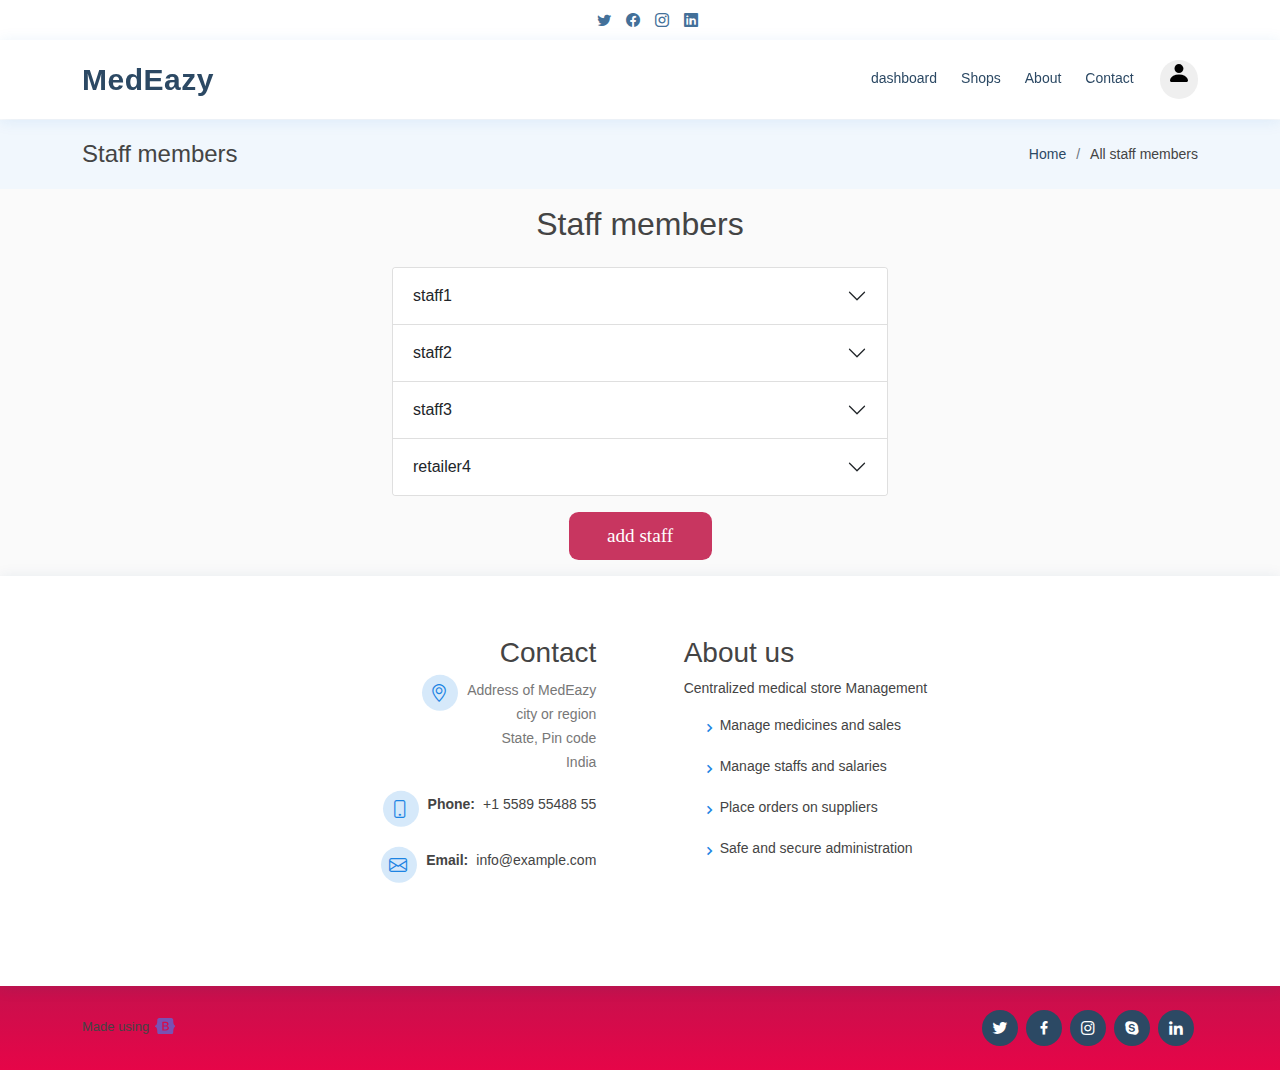
<file: staff.html>
<html lang="en"><head>
    <meta charset="utf-8">
    <meta content="width=device-width, initial-scale=1.0" name="viewport">
  
    <meta content="" name="description">
    <meta content="" name="keywords">
  
    <!-- Favicons -->
    <link href="/assets/img/favicon.png" rel="icon">
    <link href="/assets/img/apple-touch-icon.png" rel="apple-touch-icon">
  
    <!-- Google Fonts -->
    <link rel="preconnect" href="https://fonts.googleapis.com">
<link rel="preconnect" href="https://fonts.gstatic.com" crossorigin>
<link href="https://fonts.googleapis.com/css2?family=Courgette&display=swap" rel="stylesheet">
  
    <!-- Vendor CSS Files -->
    <link href="/assets/vendor/fontawesome-free/css/all.min.css" rel="stylesheet">
    <link href="/assets/vendor/animate.css/animate.min.css" rel="stylesheet">
    <link href="/assets/vendor/bootstrap/css/bootstrap.min.css" rel="stylesheet">
    <link href="/assets/vendor/bootstrap-icons/bootstrap-icons.css" rel="stylesheet">
    <link href="/assets/vendor/boxicons/css/boxicons.min.css" rel="stylesheet">
    <link href="/assets/vendor/glightbox/css/glightbox.min.css" rel="stylesheet">
    <link href="/assets/vendor/remixicon/remixicon.css" rel="stylesheet">
    <link href="/assets/vendor/swiper/swiper-bundle.min.css" rel="stylesheet">
  
    <!-- Template Main CSS File -->
    <link href="/assets/css/style.css" rel="stylesheet">
    <link href="/css/style.css" rel="stylesheet">
  
  <title>Staffs</title>
  </head>
  
  <body>
  
    <!-- ======= Top Bar ======= -->
  <div id="topbar" class="d-flex align-items-center fixed-top">
    <div class="container d-flex social-links justify-content-center align-items-center">
      <a href="#" class="twitter"><i class="bi bi-twitter"></i></a>
      <a href="#" class="facebook"><i class="bi bi-facebook"></i></a>
      <a href="#" class="instagram"><i class="bi bi-instagram"></i></a>
      <a href="#" class="linkedin"><i class="bi bi-linkedin"></i></a>
    </div>
  </div>
  
  <!-- ======= Header ======= -->
  <header id="header" class="fixed-top">
  <div class="container d-flex align-items-center">
  
    <h1 class="logo me-auto"><a href="index.html">MedEazy</a></h1>
  
    <nav id="navbar" class="navbar order-lg-0">
      <ul>
        <li><a class="nav-link" href="dashboard.html">dashboard</a></li>
        
        
        <li><a class="nav-link " href="shops.html">Shops</a></li>
        <li><a class="nav-link scrollto" href="#about">About</a></li>
        <li><a class="nav-link" href="#contact">Contact</a></li>
      </ul>
      <i class="bi bi-list mobile-nav-toggle"></i>
      <div class="dropdown user">
        <button class="user-icon" type="button"><i class="bi bi-person-fill"></i></button>
        <ul>
          
            <li><a href="login.html">Login</a></li>
            <li><a href="signup.html">Sign up</a></li>
          
        </ul>
      </div>
    </nav>
  
  </div>
  </header><!-- End Header -->
  <div id="main">
  
  <!-- ======= Breadcrumbs Section ======= -->
  <section class="breadcrumbs">
    <div class="container">
  
      <div class="d-flex justify-content-between align-items-center">
        <h2>Staff members</h2>
        <ol>
          <li><a href="/">Home</a></li>
          <li>All staff members</li>
        </ol>
      </div>
  
    </div>
  </section><!-- End Breadcrumbs Section -->
  <main>
    <div class="container-flex">
      <h2>Staff members</h2>
      <div class="alerts-container">
    
    
  </div>
  
      <div class="accordion" id="staffs">
        
          <div class="accordion-item">
            <p class="accordion-header" tabindex="0">
              <button type="button" class="accordion-button collapsed" data-bs-toggle="collapse" data-bs-target="#ret0" aria-expanded="false" aria-controls="#ret0" id="heading0">staff1</button>
            </p>
            <div class="accordion-collapse collapse" id="ret0" aria-labelledby="heading0" data-bs-parent="#staffs" >
              <div class="accordion-body">
                <ul class="dll">
                  <li><span>Name: </span><span>staff1</span></li>
                  <li><span>Contact: </span><span>contact1></li>
                  <li><span>Email: </span><span>gmail1</span></li>
                  <li><span>Address: </span><span>address1</span></li>
                </ul>
                <p class="row">
                  <a href="/profile?id=101" class="button small col-7">View profile</a>
                </p>
              </div>
            </div>
          </div>
        
          <div class="accordion-item">
            <p class="accordion-header" tabindex="0">
              <button type="button" class="accordion-button collapsed" data-bs-toggle="collapse" data-bs-target="#ret1" aria-expanded="false" aria-controls="#ret1" id="heading1">staff2</button>
            </p>
            <div class="accordion-collapse collapse" id="ret1" aria-labelledby="heading1" data-bs-parent="#staffs">
              <div class="accordion-body">
                <ul class="dll">
                  <li><span>Name: </span><span>staff2</span></li>
                  <li><span>Contact: </span><span>contact2</span></li>
                  <li><span>Email: </span><span>gmail2</span></li>
                  <li><span>Address: </span><span>address2</span></li>
                </ul>
                <p class="row">
                  <a href="/profile?id=102" class="button small col-7">View profile</a>
                </p>
              </div>
            </div>
          </div>
        
          <div class="accordion-item">
            <p class="accordion-header" tabindex="0">
              <button type="button" class="accordion-button collapsed" data-bs-toggle="collapse" data-bs-target="#ret2" aria-expanded="false" aria-controls="#ret2" id="heading2">staff3</button>
            </p>
            <div class="accordion-collapse collapse" id="ret2" aria-labelledby="heading2" data-bs-parent="#staffs" >
              <div class="accordion-body">
                <ul class="dll">
                  <li><span>Name: </span><span>staff3</span></li>
                  <li><span>Contact: </span><span>contact3</span></li>
                  <li><span>Email: </span><span>gamil3</span></li>
                  <li><span>Address: </span><span>address3</span></li>
                </ul>
                <p class="row">
                  <a href="/profile?id=103" class="button small col-7">View profile</a>
                </p>
              </div>
            </div>
          </div>
        
          <div class="accordion-item">
            <p class="accordion-header" tabindex="0">
              <button type="button" class="accordion-button collapsed" data-bs-toggle="collapse" data-bs-target="#ret3" aria-expanded="false" aria-controls="#ret3" id="heading3">retailer4</button>
            </p>
            <div class="accordion-collapse collapse" id="ret3" aria-labelledby="heading3" data-bs-parent="#staffs" >
              <div class="accordion-body">
                <ul class="dll">
                  <li><span>Name: </span><span>staff4</span></li>
                  <li><span>Contact: </span><span>contact4</span></li>
                  <li><span>Email: </span><span>gmail4</span></li>
                  <li><span>Address: </span><span>address4</span></li>
                </ul>
                <p class="row">
                  <a href="/profile?id=104" class="button small col-7">View profile</a>
                </p>
              </div>
            </div>
          </div>
        
      </div>
      <div class="row">
        <a href="#" class="button">add staff</a>
      </div>
    </div>
  </main>
    
  
  </div><!-- End #main -->
  
  <!-- ======= Footer ======= -->
  <footer id="footer">
  
    <div class="footer-top">
      <div class="container">
        <div class="row justify-content-evenly">
  
          <div class="col-sm-5 footer-contact" id="contact">
            <h3>Contact</h3>
            <ul>
              <li><i class="bi bi-geo-alt"></i><p>
                Address of MedEazy<br>
                city or region<br>
                State, Pin code<br>
                India
              </p></li>
              <li><i class="bi bi-phone"></i><strong>Phone:</strong>+1 5589 55488 55</li>
              <li><i class="bi bi-envelope"></i><strong>Email:</strong>info@example.com</li>
            </ul>
          </div>
  
          <div class="col-sm-5" id="about">
            <h3>About us</h3>
            <p>Centralized medical store Management</p>
            <ul>
              <li><i class="bx bx-chevron-right"></i>Manage medicines and sales</li>
              <li><i class="bx bx-chevron-right"></i>Manage staffs and salaries</li>
              <li><i class="bx bx-chevron-right"></i>Place orders on suppliers</li>
              <li><i class="bx bx-chevron-right"></i>Safe and secure administration</li>
            </ul>
          </div>
  
        </div>
      </div>
    </div>
  
    <div class="container d-md-flex py-4">
  
      <div class="me-md-auto text-center text-md-start">
        <div class="credits">
          Made using <a href="https://getbootstrap.com/"></a>
        </div>
      </div>
      <div class="social-links text-center text-md-right pt-3 pt-md-0">
        <a href="#" class="twitter"><i class="bx bxl-twitter"></i></a>
        <a href="#" class="facebook"><i class="bx bxl-facebook"></i></a>
        <a href="#" class="instagram"><i class="bx bxl-instagram"></i></a>
        <a href="#" class="google-plus"><i class="bx bxl-skype"></i></a>
        <a href="#" class="linkedin"><i class="bx bxl-linkedin"></i></a>
      </div>
    </div>
  </footer><!-- End Footer -->
  
  <a href="#" class="back-to-top d-flex align-items-center justify-content-center"><i class="bi bi-arrow-up-short"></i></a>
  
  <!-- Vendor JS Files -->
  <script src="/assets/vendor/purecounter/purecounter.js"></script>
  <script src="/assets/vendor/bootstrap/js/bootstrap.bundle.min.js"></script>
  <script src="/assets/vendor/glightbox/js/glightbox.min.js"></script>
  <script src="/assets/vendor/swiper/swiper-bundle.min.js"></script>
  <!-- <script src="/assets/vendor/php-email-form/validate.js"></script> -->
  
  <!-- Template Main JS File -->
  <script src="/assets/js/main.js"></script>
  <script src="/js/script.js"></script>
  
  
  
  
  
  </body></html>
</file>
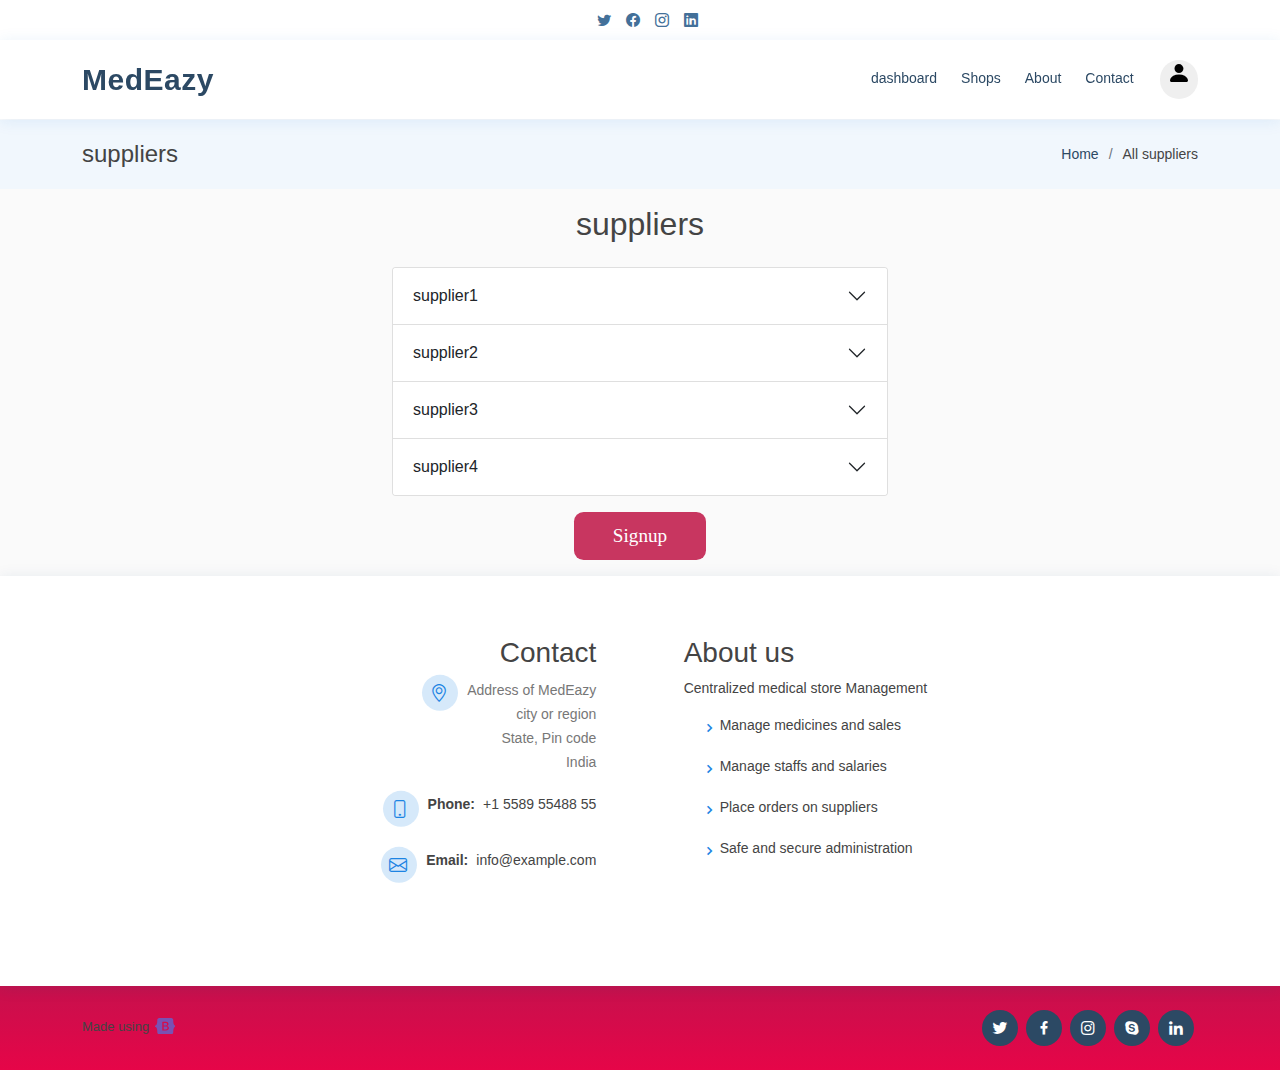
<file: suppliers.html>
<html lang="en"><head>
    <meta charset="utf-8">
    <meta content="width=device-width, initial-scale=1.0" name="viewport">
  
    <meta content="" name="description">
    <meta content="" name="keywords">
  
    <!-- Favicons -->
    <link href="/assets/img/favicon.png" rel="icon">
    <link href="/assets/img/apple-touch-icon.png" rel="apple-touch-icon">
  
    <!-- Google Fonts -->
    <link rel="preconnect" href="https://fonts.googleapis.com">
<link rel="preconnect" href="https://fonts.gstatic.com" crossorigin>
<link href="https://fonts.googleapis.com/css2?family=Courgette&display=swap" rel="stylesheet">
  
    <!-- Vendor CSS Files -->
    <link href="/assets/vendor/fontawesome-free/css/all.min.css" rel="stylesheet">
    <link href="/assets/vendor/animate.css/animate.min.css" rel="stylesheet">
    <link href="/assets/vendor/bootstrap/css/bootstrap.min.css" rel="stylesheet">
    <link href="/assets/vendor/bootstrap-icons/bootstrap-icons.css" rel="stylesheet">
    <link href="/assets/vendor/boxicons/css/boxicons.min.css" rel="stylesheet">
    <link href="/assets/vendor/glightbox/css/glightbox.min.css" rel="stylesheet">
    <link href="/assets/vendor/remixicon/remixicon.css" rel="stylesheet">
    <link href="/assets/vendor/swiper/swiper-bundle.min.css" rel="stylesheet">
  
    <!-- Template Main CSS File -->
    <link href="/assets/css/style.css" rel="stylesheet">
    <link href="/css/style.css" rel="stylesheet">
  
  <title>Suppliers</title>
  </head>
  
  <body>
  
    <!-- ======= Top Bar ======= -->
  <div id="topbar" class="d-flex align-items-center fixed-top">
    <div class="container d-flex social-links justify-content-center align-items-center">
      <a href="#" class="twitter"><i class="bi bi-twitter"></i></a>
      <a href="#" class="facebook"><i class="bi bi-facebook"></i></a>
      <a href="#" class="instagram"><i class="bi bi-instagram"></i></a>
      <a href="#" class="linkedin"><i class="bi bi-linkedin"></i></a>
    </div>
  </div>
  
  <!-- ======= Header ======= -->
  <header id="header" class="fixed-top">
    <div class="container d-flex align-items-center">
    
      <h1 class="logo me-auto"><a href="index.html">MedEazy</a></h1>
    
      <nav id="navbar" class="navbar order-lg-0">
        <ul>
          <li><a class="nav-link" href="dashboard.html">dashboard</a></li>
          
          
          <li><a class="nav-link " href="shops.html">Shops</a></li>
          <li><a class="nav-link scrollto" href="#about">About</a></li>
          <li><a class="nav-link" href="#contact">Contact</a></li>
        </ul>
        <i class="bi bi-list mobile-nav-toggle"></i>
        <div class="dropdown user">
          <button class="user-icon" type="button"><i class="bi bi-person-fill"></i></button>
          <ul>
            
              <li><a href="login.html">Login</a></li>
              <li><a href="signup.html">Sign up</a></li>
            
          </ul>
        </div>
      </nav>
    
    </div>
    </header><!-- End Header -->
  <div id="main">
  
  <!-- ======= Breadcrumbs Section ======= -->
  <section class="breadcrumbs">
    <div class="container">
  
      <div class="d-flex justify-content-between align-items-center">
        <h2>suppliers</h2>
        <ol>
          <li><a href="/">Home</a></li>
          <li>All suppliers</li>
        </ol>
      </div>
  
    </div>
  </section><!-- End Breadcrumbs Section -->
  <main>
    <div class="container-flex">
      <h2>suppliers</h2>
      <div class="alerts-container">
    
    
  </div>
  
      <div class="accordion" id="retailers">
        
          <div class="accordion-item">
            <p class="accordion-header" tabindex="0">
              <button type="button" class="accordion-button collapsed" data-bs-toggle="collapse" data-bs-target="#ret0" aria-expanded="false" aria-controls="#ret0" id="heading0">supplier1</button>
            </p>
            <div class="accordion-collapse collapse" id="ret0" aria-labelledby="heading0" data-bs-parent="#retailers" >
              <div class="accordion-body">
                <ul class="dll">
                  <li><span>Name: </span><span>supplier1</span></li>
                  <li><span>Contact: </span><span>contact1></li>
                  <li><span>Email: </span><span>gmail1</span></li>
                  <li><span>Address: </span><span>address1</span></li>
                </ul>
                <p class="row">
                  <a href="/profile?id=101" class="button small col-7">View profile</a>
                </p>
              </div>
            </div>
          </div>
        
          <div class="accordion-item">
            <p class="accordion-header" tabindex="0">
              <button type="button" class="accordion-button collapsed" data-bs-toggle="collapse" data-bs-target="#ret1" aria-expanded="false" aria-controls="#ret1" id="heading1">supplier2</button>
            </p>
            <div class="accordion-collapse collapse" id="ret1" aria-labelledby="heading1" data-bs-parent="#retailers">
              <div class="accordion-body">
                <ul class="dll">
                  <li><span>Name: </span><span>supplier2</span></li>
                  <li><span>Contact: </span><span>contact2</span></li>
                  <li><span>Email: </span><span>gmail2</span></li>
                  <li><span>Address: </span><span>address2</span></li>
                </ul>
                <p class="row">
                  <a href="/profile?id=102" class="button small col-7">View profile</a>
                </p>
              </div>
            </div>
          </div>
        
          <div class="accordion-item">
            <p class="accordion-header" tabindex="0">
              <button type="button" class="accordion-button collapsed" data-bs-toggle="collapse" data-bs-target="#ret2" aria-expanded="false" aria-controls="#ret2" id="heading2">supplier3</button>
            </p>
            <div class="accordion-collapse collapse" id="ret2" aria-labelledby="heading2" data-bs-parent="#retailers" >
              <div class="accordion-body">
                <ul class="dll">
                  <li><span>Name: </span><span>supplier3</span></li>
                  <li><span>Contact: </span><span>contact3</span></li>
                  <li><span>Email: </span><span>gamil3</span></li>
                  <li><span>Address: </span><span>address3</span></li>
                </ul>
                <p class="row">
                  <a href="/profile?id=103" class="button small col-7">View profile</a>
                </p>
              </div>
            </div>
          </div>
        
          <div class="accordion-item">
            <p class="accordion-header" tabindex="0">
              <button type="button" class="accordion-button collapsed" data-bs-toggle="collapse" data-bs-target="#ret3" aria-expanded="false" aria-controls="#ret3" id="heading3">supplier4</button>
            </p>
            <div class="accordion-collapse collapse" id="ret3" aria-labelledby="heading3" data-bs-parent="#retailers" >
              <div class="accordion-body">
                <ul class="dll">
                  <li><span>Name: </span><span>supplier4</span></li>
                  <li><span>Contact: </span><span>contact4</span></li>
                  <li><span>Email: </span><span>gmail4</span></li>
                  <li><span>Address: </span><span>address4</span></li>
                </ul>
                <p class="row">
                  <a href="/profile?id=104" class="button small col-7">View profile</a>
                </p>
              </div>
            </div>
          </div>
        
      </div>
      <div class="row">
        <a href="signup.html" class="button">Signup</a>
      </div>
    </div>
  </main>
    
  
  </div><!-- End #main -->
  
  <!-- ======= Footer ======= -->
  <footer id="footer">
  
    <div class="footer-top">
      <div class="container">
        <div class="row justify-content-evenly">
  
          <div class="col-sm-5 footer-contact" id="contact">
            <h3>Contact</h3>
            <ul>
              <li><i class="bi bi-geo-alt"></i><p>
                Address of MedEazy<br>
                city or region<br>
                State, Pin code<br>
                India
              </p></li>
              <li><i class="bi bi-phone"></i><strong>Phone:</strong>+1 5589 55488 55</li>
              <li><i class="bi bi-envelope"></i><strong>Email:</strong>info@example.com</li>
            </ul>
          </div>
  
          <div class="col-sm-5" id="about">
            <h3>About us</h3>
            <p>Centralized medical store Management</p>
            <ul>
              <li><i class="bx bx-chevron-right"></i>Manage medicines and sales</li>
              <li><i class="bx bx-chevron-right"></i>Manage staffs and salaries</li>
              <li><i class="bx bx-chevron-right"></i>Place orders on suppliers</li>
              <li><i class="bx bx-chevron-right"></i>Safe and secure administration</li>
            </ul>
          </div>
  
        </div>
      </div>
    </div>
  
    <div class="container d-md-flex py-4">
  
      <div class="me-md-auto text-center text-md-start">
        <div class="credits">
          Made using <a href="https://getbootstrap.com/"></a>
        </div>
      </div>
      <div class="social-links text-center text-md-right pt-3 pt-md-0">
        <a href="#" class="twitter"><i class="bx bxl-twitter"></i></a>
        <a href="#" class="facebook"><i class="bx bxl-facebook"></i></a>
        <a href="#" class="instagram"><i class="bx bxl-instagram"></i></a>
        <a href="#" class="google-plus"><i class="bx bxl-skype"></i></a>
        <a href="#" class="linkedin"><i class="bx bxl-linkedin"></i></a>
      </div>
    </div>
  </footer><!-- End Footer -->
  
  <a href="#" class="back-to-top d-flex align-items-center justify-content-center"><i class="bi bi-arrow-up-short"></i></a>
  
  <!-- Vendor JS Files -->
  <script src="/assets/vendor/purecounter/purecounter.js"></script>
  <script src="/assets/vendor/bootstrap/js/bootstrap.bundle.min.js"></script>
  <script src="/assets/vendor/glightbox/js/glightbox.min.js"></script>
  <script src="/assets/vendor/swiper/swiper-bundle.min.js"></script>
  <!-- <script src="/assets/vendor/php-email-form/validate.js"></script> -->
  
  <!-- Template Main JS File -->
  <script src="/assets/js/main.js"></script>
  <script src="/js/script.js"></script>
  
  
  
  
  
  </body></html>
</file>
<file: css/style.css>
:root{
  --primary-clr: #60e;
}
* {
  box-sizing: border-box;
}
body {
  background-color: #fafafa;
}
.center, h2, h1 {
  text-align: center;
}
.hidden {
  display: none;
}
.container-flex {
  display: flex;
  flex-direction: column;
  position: relative;
  align-items: center;
  padding: 1em;
}
.button {
  display: inline-block;
  color: #fff;
  background-color: #c83660;
  padding: 0.5em 1em;
  margin: 0 1em;
  font-family: serif;
  font-size: 1.2rem;
  border-radius: 0.5em;
  border: none;
  cursor: pointer;
  text-decoration: none;
  text-align: center;
}
.button.small {
  font-size: 0.9rem;
  margin: 0.5em 1em;
}
.button:hover {
  outline: 1px solid #cbf;
  color: #fff;
}
.button:focus {
  box-shadow: 0 0 5px 2px #cae;
  outline: 1px solid #60e;
}
.row {
  display: flex;
  justify-content: center;
}
.accordion {
  width: 32em;
  max-width: 100%;
  margin: 0.5em 0;
  padding: 0.5em;
}
.dll {
  list-style: none;
  padding: 0 1em;
}
.dll li {
  padding: 0.5em;
}
.dll li span:first-child {
  font-size: 1em;
  font-weight: 600;
}
.alert {
  width: 80%;
  max-width: 540px;
  text-align: center;
  margin-left: auto;
  margin-right: auto;
}
.alert p {
  margin: 0;
}
.navbar-mobile .user {
  display: none;
}
.footer-top strong {
  padding-right: 0.5rem;
}
#main #hero {
  margin-bottom: 0;
}
#contact li i {
  display: flex;
  width: 2em;
  height: 2em;
  justify-content: center;
  align-items: center;
  color: #2c4964;
  background-color: #d6e9fa;
  border-radius: 50%;
  margin-right: 0.5em;
  position: relative;
  top: 50%;
  transform: translateY(-20%);
}
#contact i:hover {
  background-color: #2c4964;
  color: #fff !important;
}
@media screen and (min-width: 576px) {
  .footer-contact {
    text-align: right;
  }
  .footer-contact li {
    justify-content: flex-end;
  }
}
</file>
<file: css/forms.css>
:root{
  --primary-clr: #60e;
}
* {
  box-sizing: border-box;
}
html {
  max-width: 100vw;
  height: max(100vh, 100%);
}
label.invalid {
  --validity-clr: #f00;
}
label.valid {
  --validity-clr: #0a3;
}
.error {
  color: red;
}
span.good {
  color: green;
}
.form-container {
  display: flex;
  align-items: center;
  justify-content: center;
  padding: 1em;
}
form {
  background-color: #fff;
  border: 1px solid #c83660;
  padding: 1em;
  padding-bottom: 2em;
  border-radius: 5%;
  box-shadow: 0 5px 8px #aaa;
  width: 480px;
  max-width: 100%;
}
form.big {
  width: 640px;
}
form > div {
  padding: 0.5em;
}
textarea {
  overflow-wrap: break-word;
  resize: vertical;
  min-height: 3.5em;
}
.field {
  display: flex;
  flex-direction: column;
  align-items: center;
}
.field label {
  position: relative;
  display: block;
  width: 80%;
  margin-right: 2em;
}
.field p {
  margin: 0.2em;
  width: 80%;
}
.field label span, .field label input, .field label textarea, .field label select {
  font-family: Serif;
  font-size: 1em;
  overflow: auto;
}
.field input, .field textarea, .field select {
  background-color: transparent;
  border: 1px inset var(--validity-clr, #aaa);
  border-radius: 0.5em;
  padding: 1em;
  background-color: #fff;
  width: 100%;
}
.field input:hover, .field textarea:hover {
  outline: 1px solid var(--validity-clr, #333);
}
.field input:focus, .field textarea:focus {
  outline: 1px solid var(--validity-clr, #60e);
}
.field input[readonly], .field textarea[readonly] {
  border-color: transparent;
  outline-color: transparent;
}
.field p {
  display: flex;
}
.field p span {
  margin-left: 1em;
}
.field p span + span {
  margin-left: auto;
}
.field label span {
  position: absolute;
  top: 1em;
  left: 1em;
  transition: all 0.2s ease;
  opacity: 0;
  padding: 0.35em;
}
.field input:not(:placeholder-shown) + span, .field textarea:not(:placeholder-shown) + span {
  top: 0;
  left: 0;
  margin-top: -1em;
  margin-left: 0.8em;
  background-color: #fff;
  z-index: 2;
  opacity: 1;
}
label.invalid::after, label.valid::after {
  display: inline-block;
  font-size: 1.5em;
  position: absolute;
  right: 0;
  top: 0.5em;
  margin-right: -1em;
  color: var(--validity-clr, #333);
}
label.valid::after {
  content: "✔";
}
label.invalid::after {
  content: "✗";
}
button {
  cursor: pointer;
}
.field .button {
  margin: 0.5em;
}
label i {
  display: inline-block;
  width: 2em;
  height: 2em;
  background-size: cover;
}
i.suffix, i.suffix-btn {
  position: absolute;
  top: 0.5em;
  right: 0.5em;
  cursor: pointer;
  border-radius: 0.2em;
}
label i.suffix-btn {
  top: 0.3em;
  right: -3em;
  border: 1px solid #aaa;
  width: 2.5em;
  height: 2.5em;
  background-size: 2em;
  background-repeat: no-repeat;
  background-position: 0.2em 0.2em;
  background-color: #f5f5f5;
}
i.suffix + input {
  padding-right: 3em;
}
i.eye {
  background-image: url([data-uri]);
}
i.eye-slash {
  background-image: url([data-uri]);
}
i.edit {
  background-image: url("[data-uri]")
}
</file>
<file: assets/css/style.css>
/**
* Template Name: Medilab - v4.7.1
* Template URL: https://bootstrapmade.com/medilab-free-medical-bootstrap-theme/
* Author: BootstrapMade.com
* License: https://bootstrapmade.com/license/
*/

/*--------------------------------------------------------------
# General
--------------------------------------------------------------*/
body {
  font-family: "Open Sans", sans-serif;
  color: #444444;
}

a {
  color: #2c4964;
  text-decoration: none;
}

a:hover {
  color: #2c4964;
  text-decoration: none;
}

h1, h2, h3, h4, h5, h6 {
  font-family: "Raleway", sans-serif;
}

/*--------------------------------------------------------------
# Preloader
--------------------------------------------------------------*/
#preloader {
  position: fixed;
  top: 0;
  left: 0;
  right: 0;
  bottom: 0;
  z-index: 9999;
  overflow: hidden;
  background: #fff;
}

#preloader:before {
  content: "";
  position: fixed;
  top: calc(50% - 30px);
  left: calc(50% - 30px);
  border: 6px solid #2c4964;
  border-top-color: #d1e6f9;
  border-radius: 50%;
  width: 60px;
  height: 60px;
  -webkit-animation: animate-preloader 1s linear infinite;
  animation: animate-preloader 1s linear infinite;
}

@-webkit-keyframes animate-preloader {
  0% {
    transform: rotate(0deg);
  }
  100% {
    transform: rotate(360deg);
  }
}

@keyframes animate-preloader {
  0% {
    transform: rotate(0deg);
  }
  100% {
    transform: rotate(360deg);
  }
}
/*--------------------------------------------------------------
# Back to top button
--------------------------------------------------------------*/
.back-to-top {
  position: fixed;
  visibility: hidden;
  opacity: 0;
  right: 15px;
  bottom: 15px;
  z-index: 996;
  background: #2c4964;
  width: 40px;
  height: 40px;
  border-radius: 4px;
  transition: all 0.4s;
}
.back-to-top i {
  font-size: 28px;
  color: #fff;
  line-height: 0;
}
.back-to-top:hover {
  background: #2c4964;
  color: #fff;
}
.back-to-top.active {
  visibility: visible;
  opacity: 1;
}

.datepicker-dropdown {
  padding: 20px !important;
}

/*--------------------------------------------------------------
# Top Bar
--------------------------------------------------------------*/
#topbar {
  background: #fff;
  height: 40px;
  font-size: 14px;
  transition: all 0.5s;
  z-index: 996;
}
#topbar.topbar-scrolled {
  top: -40px;
}
#topbar .contact-info a {
  line-height: 1;
  color: #444444;
  transition: 0.3s;
}
#topbar .contact-info a:hover {
  color: #2c4964;
}
#topbar .contact-info i {
  color: #2c4964;
  padding-right: 4px;
  margin-left: 15px;
  line-height: 0;
}
#topbar .contact-info i:first-child {
  margin-left: 0;
}
#topbar .social-links a {
  color: #437099;
  padding-left: 15px;
  display: inline-block;
  line-height: 1px;
  transition: 0.3s;
}
#topbar .social-links a:hover {
  color: #2c4964;
}
#topbar .social-links a:first-child {
  border-left: 0;
}

/*--------------------------------------------------------------
# Header
--------------------------------------------------------------*/
#header {
  background: #fff;
  transition: all 0.5s;
  z-index: 997;
  padding: 15px 0;
  top: 40px;
  box-shadow: 0px 2px 15px rgba(25, 119, 204, 0.1);
}
#header.header-scrolled {
  top: 0;
}
#header .logo {
  font-size: 30px;
  margin: 0;
  padding: 0;
  line-height: 1;
  font-weight: 700;
  letter-spacing: 0.5px;
  font-family: "Poppins", sans-serif;
}
#header .logo a {
  color: #2c4964;
}
#header .logo img {
  max-height: 40px;
}

/**
* User icon *
*/
.user-icon {
  margin-left: 1.5rem;
  border: none;
  outline: none;
/*
  background: #1977cc;
  color: #fff;
  white-space: nowrap;
  transition: 0.3s;
*/
  border-radius: 50%;
  font-size: 1.2rem;
  display: inline-block;
  height: 2em;
  width: 2em;
  background-size: cover;
}
.user-icon i {
  display: inline-block;
  height: 100%;
  width: 100%;
}
.user-icon i::before {
  width: 100%;
  height: 100%;
  text-align: center;
  font-size: 1.5rem;
  vertical-align: -0.3em;
}
.user-icon:hover {
  background: #166ab5;
  color: #fff;
}
/*
@media (max-width: 768px) {
  .user-icon {
    margin: 0 15px 0 0;
    padding: 6px 18px;
  }
}
*/

/*--------------------------------------------------------------
# Navigation Menu
--------------------------------------------------------------*/
/**
* Desktop Navigation
*/
.navbar {
  padding: 0;
}
.navbar ul {
  margin: 0;
  padding: 0;
  display: flex;
  list-style: none;
  align-items: center;
}
.navbar li {
  position: relative;
}
.navbar > ul > li {
  position: relative;
  white-space: nowrap;
  padding: 8px 0 8px 20px;
}
.navbar a, .navbar a:focus {
  display: flex;
  align-items: center;
  justify-content: space-between;
  font-size: 14px;
  color: #2c4964;
  white-space: nowrap;
  transition: 0.3s;
  border-bottom: 2px solid #fff;
  padding: 5px 2px;
}
.navbar a i, .navbar a:focus i {
  font-size: 12px;
  line-height: 0;
  margin-left: 5px;
}
.navbar a:hover, .navbar .active, .navbar .active:focus, .navbar li:hover > a {
  color: #C83660;
  border-color: #2c4964;
}
.navbar .dropdown ul {
  display: block;
  position: absolute;
  left: 20px;
  top: calc(100% + 30px);
  margin: 0;
  padding: 10px 0;
  z-index: 99;
  opacity: 0;
  visibility: hidden;
  background: #fff;
  box-shadow: 0px 0px 30px rgba(127, 137, 161, 0.25);
  transition: 0.3s;
}
.dropdown.user ul {
  transform: translateX(-50%);
}
.navbar .dropdown ul li {
  min-width: 200px;
}
.navbar .dropdown ul a {
  padding: 10px 20px;
  font-size: 14px;
  font-weight: 500;
  text-transform: none;
  color: #082744;
  border: none;
}
.navbar .dropdown ul a i {
  font-size: 12px;
}
.navbar .dropdown ul a:hover, .navbar .dropdown ul .active:hover, .navbar .dropdown ul li:hover > a {
  color: #2c4964;
}
.navbar .dropdown:hover > ul {
  opacity: 1;
  top: 100%;
  visibility: visible;
}
.navbar .dropdown .dropdown ul {
  top: 0;
  left: calc(100% - 30px);
  visibility: hidden;
}
.navbar .dropdown .dropdown:hover > ul {
  opacity: 1;
  top: 0;
  left: 100%;
  visibility: visible;
}
@media (max-width: 1366px) {
  .navbar .dropdown .dropdown ul {
    left: -90%;
  }
  .navbar .dropdown .dropdown:hover > ul {
    left: -100%;
  }
}

/**
* Mobile Navigation
*/
.mobile-nav-toggle {
  color: #2c4964;
  font-size: 28px;
  cursor: pointer;
  display: none;
  line-height: 0;
  transition: 0.5s;
}
.mobile-nav-toggle.bi-x {
  color: #fff;
}

@media (max-width: 991px) {
  .mobile-nav-toggle {
    display: block;
  }

  .navbar ul {
    display: none;
  }
}
.navbar-mobile {
  position: fixed;
  overflow: hidden;
  top: 0;
  right: 0;
  left: 0;
  bottom: 0;
  background: rgba(28, 47, 65, 0.9);
  transition: 0.3s;
  z-index: 999;
}
.navbar-mobile .mobile-nav-toggle {
  position: absolute;
  top: 15px;
  right: 15px;
}
.navbar-mobile ul {
  display: block;
  position: absolute;
  top: 55px;
  right: 15px;
  bottom: 15px;
  left: 15px;
  padding: 10px 0;
  background-color: #fff;
  overflow-y: auto;
  transition: 0.3s;
}
.navbar-mobile > ul > li {
  padding: 0;
}
.navbar-mobile a, .navbar-mobile a:focus {
  padding: 10px 20px;
  font-size: 15px;
  color: #2c4964;
  border: none;
}
.navbar-mobile a:hover, .navbar-mobile .active, .navbar-mobile li:hover > a {
  color: #2c4964;
}
.navbar-mobile .getstarted, .navbar-mobile .getstarted:focus {
  margin: 15px;
}
/* .navbar-mobile .dropdown ul {
  position: static;
  display: none;
  margin: 10px 20px;
  padding: 10px 0;
  z-index: 99;
  opacity: 1;
  visibility: visible;
  background: #fff;
  box-shadow: 0px 0px 30px rgba(127, 137, 161, 0.25);
}
.navbar-mobile .dropdown ul li {
  min-width: 200px;
}
.navbar-mobile .dropdown ul a {
  padding: 10px 20px;
}
.navbar-mobile .dropdown ul a i {
  font-size: 12px;
}
.navbar-mobile .dropdown ul a:hover, .navbar-mobile .dropdown ul .active:hover, .navbar-mobile .dropdown ul li:hover > a {
  color: #1977cc;
}
.navbar-mobile .dropdown > .dropdown-active {
  display: block;
}

/*--------------------------------------------------------------
# Hero Section
--------------------------------------------------------------*/
#hero {
  width: 100%;
  height: 90vh;
  background: url("../img/image2.jpg") center;
  background-size: cover;
  margin-bottom: -200px;
}

#hero .container {
  position: relative;
}

#hero h1 {
  margin: 0;
  font-size: 48px;
  font-weight: 700;
  line-height: 56px;
  text-transform: uppercase;
  color: #2c4964;
}

#hero h2 {
  color: #2c4964;
  margin: 10px 0 0 0;
  font-size: 24px;
}

#hero .btn-get-started {
  font-family: "Raleway", sans-serif;
  text-transform: uppercase;
  font-weight: 500;
  font-size: 14px;
  letter-spacing: 1px;
  display: inline-block;
  padding: 12px 35px;
  margin-top: 30px;
  border-radius: 50px;
  transition: 0.5s;
  color: #fff;
  background: #2c4964;
}

#hero .btn-get-started:hover {
  background: #C83660;
}

@media (min-width: 1024px) {
  #hero {
    background-attachment: fixed;
  }
}

@media (max-width: 992px) {
  #hero {
    margin-bottom: 0;
    height: 100vh;
  }

  #hero .container {
    padding-bottom: 63px;
  }

  #hero h1 {
    font-size: 28px;
    line-height: 36px;
  }

  #hero h2 {
    font-size: 18px;
    line-height: 24px;
    margin-bottom: 30px;
  }
}

@media (max-height: 600px) {
  #hero {
    height: 110vh;
  }
}

/* #hero {
  width: 100%;
  height: 90vh;
  background: url("../img/hero-bg.jpg") top center;
  background-size: cover;
  margin-bottom: -200px;
}
#hero .container {
  position: relative;
}
#hero h1 {
  margin: 0;
  font-size: 48px;
  font-weight: 700;
  line-height: 56px;
  text-transform: uppercase;
  color: #2c4964;
}
#hero h2 {
  color: #2c4964;
  margin: 10px 0 0 0;
  font-size: 24px;
}
#hero .btn-get-started {
  font-family: "Raleway", sans-serif;
  text-transform: uppercase;
  font-weight: 500;
  font-size: 14px;
  letter-spacing: 1px;
  display: inline-block;
  padding: 12px 35px;
  margin-top: 30px;
  border-radius: 50px;
  transition: 0.5s;
  color: #fff;
  background: #1977cc;
}
#hero .btn-get-started:hover {
  background: #3291e6;
}
@media (min-width: 1024px) {
  #hero {
    background-attachment: fixed;
  }
}
@media (max-width: 992px) {
  #hero {
    margin-bottom: 0;
    height: 100vh;
  }
  #hero .container {
    padding-bottom: 63px;
  }
  #hero h1 {
    font-size: 28px;
    line-height: 36px;
  }
  #hero h2 {
    font-size: 18px;
    line-height: 24px;
    margin-bottom: 30px;
  }
}
@media (max-height: 600px) {
  #hero {
    height: 110vh;
  }
} */

/*# Sections General--------------------------------------------------------------*/
section {
  padding: 60px 0;
  overflow: hidden;
}

.section-bg {
  background-color: #f1f7fd;
}

.section-title {
  text-align: center;
  padding-bottom: 30px;
}
.section-title h2 {
  font-size: 32px;
  font-weight: bold;
  margin-bottom: 20px;
  padding-bottom: 20px;
  position: relative;
  color: #2c4964;
}
.section-title h2::before {
  content: "";
  position: absolute;
  display: block;
  width: 120px;
  height: 1px;
  background: #ddd;
  bottom: 1px;
  left: calc(50% - 60px);
}
.section-title h2::after {
  content: "";
  position: absolute;
  display: block;
  width: 40px;
  height: 3px;
  background: #2c4964;
  bottom: 0;
  left: calc(50% - 20px);
}
.section-title p {
  margin-bottom: 0;
}

/*--------------------------------------------------------------
# Breadcrumbs
--------------------------------------------------------------*/
.breadcrumbs {
  padding: 20px 0;
  background-color: #f1f7fd;
  min-height: 40px;
  margin-top: 120px;
}
@media (max-width: 992px) {
  .breadcrumbs {
    margin-top: 100px;
  }
}
.breadcrumbs h2 {
  font-size: 24px;
  font-weight: 300;
  margin: 0;
}
@media (max-width: 992px) {
  .breadcrumbs h2 {
    margin: 0 0 10px 0;
  }
}
.breadcrumbs ol {
  display: flex;
  flex-wrap: wrap;
  list-style: none;
  padding: 0;
  margin: 0;
  font-size: 14px;
}
.breadcrumbs ol li + li {
  padding-left: 10px;
}
.breadcrumbs ol li + li::before {
  display: inline-block;
  padding-right: 10px;
  color: #6c757d;
  content: "/";
}
@media (max-width: 768px) {
  .breadcrumbs .d-flex {
    display: block !important;
  }
  .breadcrumbs ol {
    display: block;
  }
  .breadcrumbs ol li {
    display: inline-block;
  }
}

/*--------------------------------------------------------------
# Why Us
--------------------------------------------------------------*/
.why-us .content {
  padding: 30px;
  background: #2c4964;
  border-radius: 4px;
  color: #fff;
}
.why-us .content h3 {
  font-weight: 700;
  font-size: 34px;
  margin-bottom: 30px;
}
.why-us .content p {
  margin-bottom: 30px;
}
.why-us .content .more-btn {
  display: inline-block;
  background: rgba(255, 255, 255, 0.2);
  padding: 6px 30px 8px 30px;
  color: #fff;
  border-radius: 50px;
  transition: all linear 0.4s;
}
.why-us .content .more-btn i {
  font-size: 14px;
}
.why-us .content .more-btn:hover {
  color: #2c4964;
  background: #fff;
}
.why-us .icon-boxes .icon-box {
  text-align: center;
  border-radius: 10px;
  background: #fff;
  box-shadow: 0px 2px 15px rgba(0, 0, 0, 0.1);
  padding: 40px 30px;
  width: 100%;
}
.why-us .icon-boxes .icon-box i {
  font-size: 40px;
  color: #2c4964;
  margin-bottom: 30px;
}
.why-us .icon-boxes .icon-box h4 {
  font-size: 20px;
  font-weight: 700;
  margin: 0 0 30px 0;
}
.why-us .icon-boxes .icon-box p {
  font-size: 15px;
  color: #848484;
}

/*--------------------------------------------------------------
# About
--------------------------------------------------------------*/
.about .icon-boxes h4 {
  font-size: 18px;
  color: #4b7dab;
  margin-bottom: 15px;
}
.about .icon-boxes h3 {
  font-size: 28px;
  font-weight: 700;
  color: #2c4964;
  margin-bottom: 15px;
}
.about .icon-box {
  margin-top: 40px;
}
.about .icon-box .icon {
  float: left;
  display: flex;
  align-items: center;
  justify-content: center;
  width: 64px;
  height: 64px;
  border: 2px solid #8dc2f1;
  border-radius: 50px;
  transition: 0.5s;
}
.about .icon-box .icon i {
  color: #2c4964;
  font-size: 32px;
}
.about .icon-box:hover .icon {
  background: #2c4964;
  border-color: #2c4964;
}
.about .icon-box:hover .icon i {
  color: #fff;
}
.about .icon-box .title {
  margin-left: 85px;
  font-weight: 700;
  margin-bottom: 10px;
  font-size: 18px;
}
.about .icon-box .title a {
  color: #343a40;
  transition: 0.3s;
}
.about .icon-box .title a:hover {
  color: #2c4964;
}
.about .icon-box .description {
  margin-left: 85px;
  line-height: 24px;
  font-size: 14px;
}
.about .video-box {
  background: url("../img/about.jpg") center center no-repeat;
  background-size: cover;
  min-height: 500px;
}
.about .play-btn {
  width: 94px;
  height: 94px;
  background: radial-gradient(#2c4964 50%, rgba(25, 119, 204, 0.4) 52%);
  border-radius: 50%;
  display: block;
  position: absolute;
  left: calc(50% - 47px);
  top: calc(50% - 47px);
  overflow: hidden;
}
.about .play-btn::after {
  content: "";
  position: absolute;
  left: 50%;
  top: 50%;
  transform: translateX(-40%) translateY(-50%);
  width: 0;
  height: 0;
  border-top: 10px solid transparent;
  border-bottom: 10px solid transparent;
  border-left: 15px solid #fff;
  z-index: 100;
  transition: all 400ms cubic-bezier(0.55, 0.055, 0.675, 0.19);
}
.about .play-btn::before {
  content: "";
  position: absolute;
  width: 120px;
  height: 120px;
  -webkit-animation-delay: 0s;
  animation-delay: 0s;
  -webkit-animation: pulsate-btn 2s;
  animation: pulsate-btn 2s;
  -webkit-animation-direction: forwards;
  animation-direction: forwards;
  -webkit-animation-iteration-count: infinite;
  animation-iteration-count: infinite;
  -webkit-animation-timing-function: steps;
  animation-timing-function: steps;
  opacity: 1;
  border-radius: 50%;
  border: 5px solid rgba(25, 119, 204, 0.7);
  top: -15%;
  left: -15%;
  background: rgba(198, 16, 0, 0);
}
.about .play-btn:hover::after {
  border-left: 15px solid #2c4964;
  transform: scale(20);
}
.about .play-btn:hover::before {
  content: "";
  position: absolute;
  left: 50%;
  top: 50%;
  transform: translateX(-40%) translateY(-50%);
  width: 0;
  height: 0;
  border: none;
  border-top: 10px solid transparent;
  border-bottom: 10px solid transparent;
  border-left: 15px solid #fff;
  z-index: 200;
  -webkit-animation: none;
  animation: none;
  border-radius: 0;
}

@-webkit-keyframes pulsate-btn {
  0% {
    transform: scale(0.6, 0.6);
    opacity: 1;
  }
  100% {
    transform: scale(1, 1);
    opacity: 0;
  }
}

@keyframes pulsate-btn {
  0% {
    transform: scale(0.6, 0.6);
    opacity: 1;
  }
  100% {
    transform: scale(1, 1);
    opacity: 0;
  }
}
/*--------------------------------------------------------------
# Counts
--------------------------------------------------------------*/
.counts {
  background: #f1f7fd;
  padding: 70px 0 60px;
}
.counts .count-box {
  padding: 30px 30px 25px 30px;
  width: 100%;
  position: relative;
  text-align: center;
  background: #fff;
}
.counts .count-box i {
  position: absolute;
  top: -25px;
  left: 50%;
  transform: translateX(-50%);
  font-size: 20px;
  background: #2c4964;
  color: #fff;
  border-radius: 50px;
  display: inline-flex;
  align-items: center;
  justify-content: center;
  width: 48px;
  height: 48px;
}
.counts .count-box span {
  font-size: 36px;
  display: block;
  font-weight: 600;
  color: #082744;
}
.counts .count-box p {
  padding: 0;
  margin: 0;
  font-family: "Raleway", sans-serif;
  font-size: 14px;
}

/*--------------------------------------------------------------
# Services
--------------------------------------------------------------*/
.services .icon-box {
  text-align: center;
  border: 1px solid #d5e1ed;
  padding: 80px 20px;
  transition: all linear 0.5s;
}
.services .icon-box .icon {
  margin: 0 auto;
  width: 64px;
  height: 64px;
  background: #C83660;
  border-radius: 5px;
  transition: all 0.3s ease-out 0s;
  display: flex;
  align-items: center;
  justify-content: center;
  margin-bottom: 20px;
  transform-style: preserve-3d;
}
.services .icon-box .icon i {
  color: #fff;
  font-size: 28px;
}
.services .icon-box .icon::before {
  position: absolute;
  content: "";
  left: -8px;
  top: -8px;
  height: 100%;
  width: 100%;
  background: #badaf7;
  border-radius: 5px;
  transition: all 0.3s ease-out 0s;
  transform: translateZ(-1px);
}
.services .icon-box h4 {
  font-weight: 700;
  margin-bottom: 15px;
  font-size: 24px;
}
.services .icon-box h4 a {
  color: #2c4964;
}
.services .icon-box p {
  line-height: 24px;
  font-size: 14px;
  margin-bottom: 0;
}
.services .icon-box:hover {
  background: #2c4964;
  border-color: #2c4964;
}
.services .icon-box:hover .icon {
  background: #fff;
}
.services .icon-box:hover .icon i {
  color: #2c4964;
}
.services .icon-box:hover .icon::before {
  background: #3291e6;
}
.services .icon-box:hover h4 a, .services .icon-box:hover p {
  color: #fff;
}

/*--------------------------------------------------------------
# Appointments
--------------------------------------------------------------*/
.appointment .php-email-form {
  width: 100%;
}
.appointment .php-email-form .form-group {
  padding-bottom: 8px;
}
.appointment .php-email-form .validate {
  display: none;
  color: red;
  margin: 0 0 15px 0;
  font-weight: 400;
  font-size: 13px;
}
.appointment .php-email-form .error-message {
  display: none;
  color: #fff;
  background: #ed3c0d;
  text-align: left;
  padding: 15px;
  font-weight: 600;
}
.appointment .php-email-form .error-message br + br {
  margin-top: 25px;
}
.appointment .php-email-form .sent-message {
  display: none;
  color: #fff;
  background: #18d26e;
  text-align: center;
  padding: 15px;
  font-weight: 600;
}
.appointment .php-email-form .loading {
  display: none;
  background: #fff;
  text-align: center;
  padding: 15px;
}
.appointment .php-email-form .loading:before {
  content: "";
  display: inline-block;
  border-radius: 50%;
  width: 24px;
  height: 24px;
  margin: 0 10px -6px 0;
  border: 3px solid #18d26e;
  border-top-color: #eee;
  -webkit-animation: animate-loading 1s linear infinite;
  animation: animate-loading 1s linear infinite;
}
.appointment .php-email-form input, .appointment .php-email-form textarea, .appointment .php-email-form select {
  border-radius: 0;
  box-shadow: none;
  font-size: 14px;
  padding: 10px !important;
}
.appointment .php-email-form input:focus, .appointment .php-email-form textarea:focus, .appointment .php-email-form select:focus {
  border-color: #2c4964;
}
.appointment .php-email-form input, .appointment .php-email-form select {
  height: 44px;
}
.appointment .php-email-form textarea {
  padding: 10px 12px;
}
.appointment .php-email-form button[type=submit] {
  background: #2c4964;
  border: 0;
  padding: 10px 35px;
  color: #fff;
  transition: 0.4s;
  border-radius: 50px;
}
.appointment .php-email-form button[type=submit]:hover {
  background: #1c84e3;
}

/*--------------------------------------------------------------
# Departments
--------------------------------------------------------------*/
.departments {
  overflow: hidden;
}
.departments .nav-tabs {
  border: 0;
}
.departments .nav-link {
  border: 0;
  padding: 12px 15px 12px 0;
  transition: 0.3s;
  color: #2c4964;
  border-radius: 0;
  border-right: 2px solid #ebf1f6;
  font-weight: 600;
  font-size: 15px;
}
.departments .nav-link:hover {
  color: #2c4964;
}
.departments .nav-link.active {
  color: #2c4964;
  border-color: #2c4964;
}
.departments .tab-pane.active {
  -webkit-animation: fadeIn 0.5s ease-out;
  animation: fadeIn 0.5s ease-out;
}
.departments .details h3 {
  font-size: 26px;
  font-weight: 600;
  margin-bottom: 20px;
  color: #2c4964;
}
.departments .details p {
  color: #777777;
}
.departments .details p:last-child {
  margin-bottom: 0;
}
@media (max-width: 992px) {
  .departments .nav-link {
    border: 0;
    padding: 15px;
  }
  .departments .nav-link.active {
    color: #fff;
    background: #2c4964;
  }
}

/*--------------------------------------------------------------
# Doctors
--------------------------------------------------------------*/
.doctors {
  background: #fff;
}
.doctors .member {
  position: relative;
  box-shadow: 0px 2px 15px rgba(44, 73, 100, 0.08);
  padding: 30px;
  border-radius: 10px;
}
.doctors .member .pic {
  overflow: hidden;
  width: 180px;
  border-radius: 50%;
}
.doctors .member .pic img {
  transition: ease-in-out 0.3s;
}
.doctors .member:hover img {
  transform: scale(1.1);
}
.doctors .member .member-info {
  padding-left: 30px;
}
.doctors .member h4 {
  font-weight: 700;
  margin-bottom: 5px;
  font-size: 20px;
  color: #2c4964;
}
.doctors .member span {
  display: block;
  font-size: 15px;
  padding-bottom: 10px;
  position: relative;
  font-weight: 500;
}
.doctors .member span::after {
  content: "";
  position: absolute;
  display: block;
  width: 50px;
  height: 1px;
  background: #b2c8dd;
  bottom: 0;
  left: 0;
}
.doctors .member p {
  margin: 10px 0 0 0;
  font-size: 14px;
}
.doctors .member .social {
  margin-top: 12px;
  display: flex;
  align-items: center;
  justify-content: flex-start;
}
.doctors .member .social a {
  transition: ease-in-out 0.3s;
  display: flex;
  align-items: center;
  justify-content: center;
  border-radius: 50px;
  width: 32px;
  height: 32px;
  background: #a0bcd5;
}
.doctors .member .social a i {
  color: #fff;
  font-size: 16px;
  margin: 0 2px;
}
.doctors .member .social a:hover {
  background: #2c4964;
}
.doctors .member .social a + a {
  margin-left: 8px;
}

/*--------------------------------------------------------------
# Frequently Asked Questions
--------------------------------------------------------------*/
.faq .faq-list {
  padding: 0 100px;
}
.faq .faq-list ul {
  padding: 0;
  list-style: none;
}
.faq .faq-list li + li {
  margin-top: 15px;
}
.faq .faq-list li {
  padding: 20px;
  background: #fff;
  border-radius: 4px;
  position: relative;
}
.faq .faq-list a {
  display: block;
  position: relative;
  font-family: "Poppins", sans-serif;
  font-size: 16px;
  line-height: 24px;
  font-weight: 500;
  padding: 0 30px;
  outline: none;
  cursor: pointer;
}
.faq .faq-list .icon-help {
  font-size: 24px;
  position: absolute;
  right: 0;
  left: 20px;
  color: #76b5ee;
}
.faq .faq-list .icon-show, .faq .faq-list .icon-close {
  font-size: 24px;
  position: absolute;
  right: 0;
  top: 0;
}
.faq .faq-list p {
  margin-bottom: 0;
  padding: 10px 0 0 0;
}
.faq .faq-list .icon-show {
  display: none;
}
.faq .faq-list a.collapsed {
  color: #343a40;
}
.faq .faq-list a.collapsed:hover {
  color: #2c4964;
}
.faq .faq-list a.collapsed .icon-show {
  display: inline-block;
}
.faq .faq-list a.collapsed .icon-close {
  display: none;
}
@media (max-width: 1200px) {
  .faq .faq-list {
    padding: 0;
  }
}

/*--------------------------------------------------------------
# Testimonials
--------------------------------------------------------------*/
.testimonials .testimonial-wrap {
  padding-left: 50px;
}
.testimonials .testimonials-carousel, .testimonials .testimonials-slider {
  overflow: hidden;
}
.testimonials .testimonial-item {
  box-sizing: content-box;
  padding: 30px 30px 30px 60px;
  margin: 30px 15px;
  min-height: 200px;
  box-shadow: 12px 12px 12px 12px rgba(44, 73, 100, 0.08);
  position: relative;
  background: #fff;
}
.glowing::before{
  content: '';
  position: absolute;
  left: -2px;
  top: -2px;
  background: linear-gradient(45deg, #F99B7D,
  #E76161,
  #B04759,
  #8BACAA);
  background-size: 400%;
  width: calc(100% + 5px);
  height: calc(100% + 5px);
  z-index: -1;
  animation: glower 20s linear infinite;
}

@keyframes glower {
  0% {
    background-position: 0 0;
  }
  
  50% {
    background-position: 400% 0;
  }
  
  100% {
    background-position: 0 0;
  }
}
.testimonials .testimonial-item .testimonial-img {
  width: 90px;
  border-radius: 10px;
  border: 6px solid #fff;
  position: absolute;
  left: -45px;
}
.testimonials .testimonial-item h3 {
  font-size: 18px;
  font-weight: bold;
  margin: 10px 0 5px 0;
  color: #111;
}
.testimonials .testimonial-item h4 {
  font-size: 14px;
  color: #999;
  margin: 0;
}
.testimonials .testimonial-item .quote-icon-left, .testimonials .testimonial-item .quote-icon-right {
  color: #badaf7;
  font-size: 26px;
}
.testimonials .testimonial-item .quote-icon-left {
  display: inline-block;
  left: -5px;
  position: relative;
}
.testimonials .testimonial-item .quote-icon-right {
  display: inline-block;
  right: -5px;
  position: relative;
  top: 10px;
}
.testimonials .testimonial-item p {
  font-style: italic;
  margin: 15px auto 15px auto;
}
.testimonials .swiper-pagination {
  margin-top: 20px;
  position: relative;
}
.testimonials .swiper-pagination .swiper-pagination-bullet {
  width: 12px;
  height: 12px;
  background-color: #fff;
  opacity: 1;
  border: 1px solid #2c4964;
}
.testimonials .swiper-pagination .swiper-pagination-bullet-active {
  background-color: #2c4964;
}
@media (max-width: 767px) {
  .testimonials .testimonial-wrap {
    padding-left: 0;
  }
  .testimonials .testimonials-carousel, .testimonials .testimonials-slider {
    overflow: hidden;
  }
  .testimonials .testimonial-item {
    padding: 30px;
    margin: 15px;
  }
  .testimonials .testimonial-item .testimonial-img {
    position: static;
    left: auto;
  }
}

/*--------------------------------------------------------------
# Gallery
--------------------------------------------------------------*/
.gallery .gallery-item {
  overflow: hidden;
  border-right: 3px solid #fff;
  border-bottom: 3px solid #fff;
}
.gallery .gallery-item img {
  transition: all ease-in-out 0.4s;
}
.gallery .gallery-item:hover img {
  transform: scale(1.1);
}

/*--------------------------------------------------------------
# Contact
--------------------------------------------------------------*/
.contact .info {
  width: 100%;
  background: #fff;
}
.contact .info i {
  font-size: 20px;
  color: #2c4964;
  float: left;
  width: 44px;
  height: 44px;
  background: #d6e9fa;
  display: flex;
  justify-content: center;
  align-items: center;
  border-radius: 50px;
  transition: all 0.3s ease-in-out;
}
.contact .info h4 {
  padding: 0 0 0 60px;
  font-size: 22px;
  font-weight: 600;
  margin-bottom: 5px;
  color: #2c4964;
}
.contact .info p {
  padding: 0 0 0 60px;
  margin-bottom: 0;
  font-size: 14px;
  color: #4b7dab;
}
.contact .info .email, .contact .info .phone {
  margin-top: 40px;
}
.contact .info .email:hover i, .contact .info .address:hover i, .contact .info .phone:hover i {
  background: #2c4964;
  color: #fff;
}
.contact .php-email-form {
  width: 100%;
  background: #fff;
}
.contact .php-email-form .form-group {
  padding-bottom: 8px;
}
.contact .php-email-form .error-message {
  display: none;
  color: #fff;
  background: #ed3c0d;
  text-align: left;
  padding: 15px;
  font-weight: 600;
}
.contact .php-email-form .error-message br + br {
  margin-top: 25px;
}
.contact .php-email-form .sent-message {
  display: none;
  color: #fff;
  background: #18d26e;
  text-align: center;
  padding: 15px;
  font-weight: 600;
}
.contact .php-email-form .loading {
  display: none;
  background: #fff;
  text-align: center;
  padding: 15px;
}
.contact .php-email-form .loading:before {
  content: "";
  display: inline-block;
  border-radius: 50%;
  width: 24px;
  height: 24px;
  margin: 0 10px -6px 0;
  border: 3px solid #18d26e;
  border-top-color: #eee;
  -webkit-animation: animate-loading 1s linear infinite;
  animation: animate-loading 1s linear infinite;
}
.contact .php-email-form input, .contact .php-email-form textarea {
  border-radius: 0;
  box-shadow: none;
  font-size: 14px;
}
.contact .php-email-form input {
  height: 44px;
}
.contact .php-email-form textarea {
  padding: 10px 12px;
}
.contact .php-email-form button[type=submit] {
  background: #2c4964;
  border: 0;
  padding: 10px 35px;
  color: #fff;
  transition: 0.4s;
  border-radius: 50px;
}
.contact .php-email-form button[type=submit]:hover {
  background: #1c84e3;
}
@-webkit-keyframes animate-loading {
  0% {
    transform: rotate(0deg);
  }
  100% {
    transform: rotate(360deg);
  }
}
@keyframes animate-loading {
  0% {
    transform: rotate(0deg);
  }
  100% {
    transform: rotate(360deg);
  }
}

/*--------------------------------------------------------------
# Footer
--------------------------------------------------------------*/
#footer {
  color: #444444;
  font-size: 14px;
  background: linear-gradient(#2c4964,#e60548);
}
#footer .footer-top {
  padding: 60px 0 30px 0;
  background: #fff;
  box-shadow: 0px 2px 15px rgba(11, 67, 117, 0.1);
}
#footer .footer-top .footer-contact {
  margin-bottom: 30px;
}
#footer .footer-top .footer-contact h4 {
  font-size: 22px;
  margin: 0 0 30px 0;
  padding: 2px 0 2px 0;
  line-height: 1;
  font-weight: 700;
}
#footer .footer-top .footer-contact p {
  font-size: 14px;
  line-height: 24px;
  margin-bottom: 0;
  font-family: "Raleway", sans-serif;
  color: #777777;
}
#footer .footer-top h4 {
  font-size: 16px;
  font-weight: bold;
  color: #444444;
  position: relative;
  padding-bottom: 12px;
}
#footer .footer-top ul {
  list-style: none;
  padding: 0;
  padding-left: 1rem;
  margin: 0;
  margin-bottom: 30px;
}
#footer .footer-top ul i {
  padding-right: 2px;
  color: #1c84e3;
  font-size: 18px;
  line-height: 1;
  position: relative;
  top: 4px;
}
#footer .footer-top ul li {
  padding: 10px 0;
  display: flex;
}
#footer .footer-top ul li:first-child {
  padding-top: 0;
}
#footer .footer-top ul a {
  color: #777777;
  transition: 0.3s;
  display: inline-block;
  line-height: 1;
}
#footer .footer-top ul a:hover {
  text-decoration: none;
  color: #2c4964;
}
#footer .footer-newsletter {
  font-size: 15px;
}
#footer .footer-newsletter h4 {
  font-size: 16px;
  font-weight: bold;
  color: #444444;
  position: relative;
  padding-bottom: 12px;
}
#footer .footer-newsletter form {
  margin-top: 30px;
  background: #fff;
  padding: 6px 10px;
  position: relative;
  border-radius: 50px;
  text-align: left;
  border: 1px solid #bfdcf7;
}
#footer .footer-newsletter form input[type=email] {
  border: 0;
  padding: 4px 8px;
  width: calc(100% - 100px);
}
#footer .footer-newsletter form input[type=submit] {
  position: absolute;
  top: 0;
  right: 0;
  bottom: 0;
  border: 0;
  background: none;
  font-size: 16px;
  padding: 0 20px;
  background: #2c4964;
  color: #fff;
  transition: 0.3s;
  border-radius: 50px;
}
#footer .footer-newsletter form input[type=submit]:hover {
  background: #1c84e3;
}
#footer .credits {
  padding-top: 5px;
  font-size: 13px;
  color: #444444;
}
#footer .credits a {
  position: relative;
  top: 0.25em;
  display: inline-block;
  width: 1.5em;
  height: 1.2em;
  background-image: url("data:image/svg+xml,%3Csvg xmlns='http://www.w3.org/2000/svg' width='40' height='32' viewBox='0 0 118 94' role='img'%3E%3Ctitle%3EBootstrap%3C/title%3E%3Cpath fill-rule='evenodd' clip-rule='evenodd' d='M24.509 0c-6.733 0-11.715 5.893-11.492 12.284.214 6.14-.064 14.092-2.066 20.577C8.943 39.365 5.547 43.485 0 44.014v5.972c5.547.529 8.943 4.649 10.951 11.153 2.002 6.485 2.28 14.437 2.066 20.577C12.794 88.106 17.776 94 24.51 94H93.5c6.733 0 11.714-5.893 11.491-12.284-.214-6.14.064-14.092 2.066-20.577 2.009-6.504 5.396-10.624 10.943-11.153v-5.972c-5.547-.529-8.934-4.649-10.943-11.153-2.002-6.484-2.28-14.437-2.066-20.577C105.214 5.894 100.233 0 93.5 0H24.508zM80 57.863C80 66.663 73.436 72 62.543 72H44a2 2 0 01-2-2V24a2 2 0 012-2h18.437c9.083 0 15.044 4.92 15.044 12.474 0 5.302-4.01 10.049-9.119 10.88v.277C75.317 46.394 80 51.21 80 57.863zM60.521 28.34H49.948v14.934h8.905c6.884 0 10.68-2.772 10.68-7.727 0-4.643-3.264-7.207-9.012-7.207zM49.948 49.2v16.458H60.91c7.167 0 10.964-2.876 10.964-8.281 0-5.406-3.903-8.178-11.425-8.178H49.948z' fill='%237952b3'%3E%3C/path%3E%3C/svg%3E");
  background-size: contain;
  margin-left: 0.2em;
}
#footer .social-links a {
  font-size: 18px;
  display: inline-block;
  background: #2c4964;
  color: #fff;
  line-height: 1;
  padding: 9px 0;
  margin-right: 4px;
  border-radius: 50%;
  text-align: center;
  width: 36px;
  height: 36px;
  transition: 0.3s;
}
#footer .social-links a:hover {
  background: #C83660;
  color: #fff;
  text-decoration: none;
}
</file>
